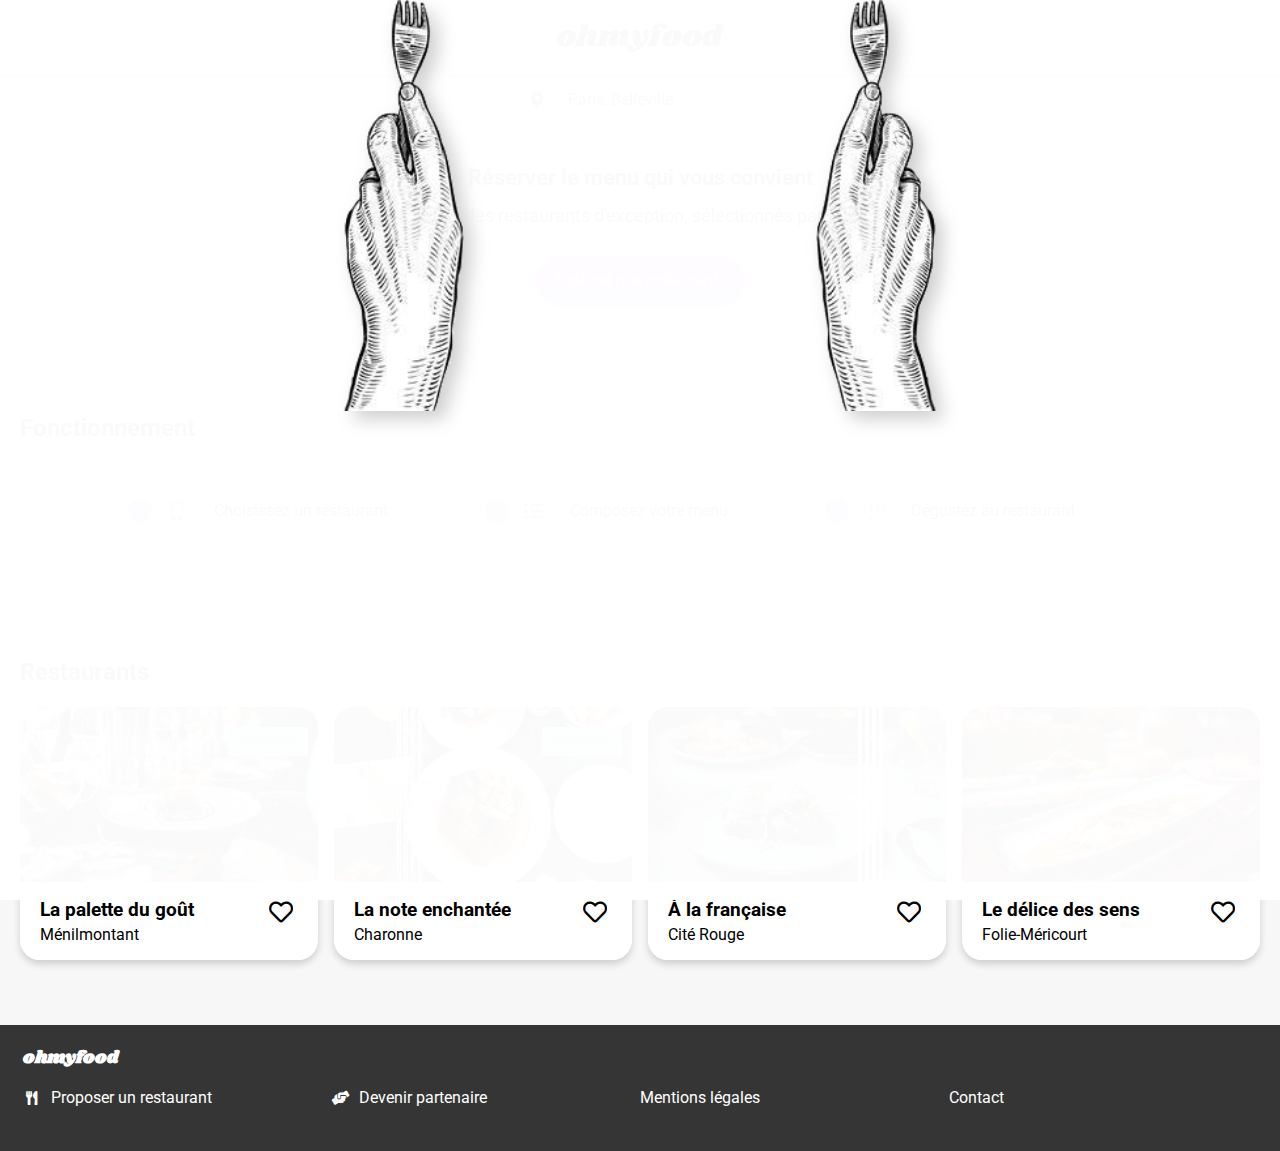
<file: index.html>
<!DOCTYPE html>
<html lang="en">
<head>
    <title>Ohmyfood</title>
    <meta charset="UTF-8">
    <meta name= "viewport" content="width=device-width, initial-scale=1.0, user-scalable=no">
    <meta name= "author" content="Stéphane CAU">
    <meta name= "description" content="Grâce à OhMyFood, réservez le menu qui vous convient dans des restaurants d'exception, 
    sélectionnés par nos soins dans la ville de votre choix !!!">
    <link rel="stylesheet" href="css/normalize.css">
    <link rel="preconnect" href="https://fonts.googleapis.com">
    <link rel="preconnect" href="https://fonts.gstatic.com" crossorigin>
    <link href="https://fonts.googleapis.com/css2?family=Roboto:wght@400;700&family=Shrikhand&display=swap" rel="stylesheet">
    <link rel="stylesheet" href="https://cdnjs.cloudflare.com/ajax/libs/font-awesome/5.15.4/css/all.min.css" integrity="sha512-1ycn6IcaQQ40/MKBW2W4Rhis/DbILU74C1vSrLJxCq57o941Ym01SwNsOMqvEBFlcgUa6xLiPY/NS5R+E6ztJQ==" crossorigin="anonymous" referrerpolicy="no-referrer" />
    <link rel="stylesheet" href="css/style.css">
</head>
<body>
    <div id="bloc-page"> <!-- div for the page size max 1920px -->
        <!-- Creation of the header with logo and nav menu -->
        <header class="header">
            <img src="images/ohmyfood.png" alt="Logo de ohmyfood" class="header__logo" /> <!-- Logo -->
            <nav class="nav nav--disable"> <!-- Navigation menu -->
                <a href="index.html" class="nav-link">
                    <i class="fas fa-arrow-left nav-link__icon nav-link__icon--display"></i>
                    <span class="nav-link__texte nav-link__texte--display">Accueil</span>
                </a>
            </nav>
        </header>

        <!-- Section for Formulaire description -->
        <section class="city-section">
            <!-- Creation of the 'formulaire' section -->
            <form class="form" method="post" action="nothing">
                <label class="form__label" for="ville"><i class="fas fa-map-marker-alt"></i></label>
                <input type="search" name="ville" id="ville" placeholder="Paris, Belleville" class="form__input" />
            </form>
            <h1 id="acceuil"> <!-- id for specific police for h1 in 'acceuil' page -->
                Réserver le menu qui vous convient
            </h1>
            <p>
                Découvrer des restaurants d'exception, sélectionnés par nos soins
            </p>
            <a href="#s_resto" class="button">Explorer nos restaurants</a> <!-- link to anchor with button style -->
        </section>

        <!-- Creation of the 'Restaurant' section -->
        <section class="resto-section">
            <!-- Hébergement article -->
            <article class="resto-article" id="s_resto"> <!-- id for anchor to restaurant 'acceuil' page section -->
                <!-- Title for restaurant -->
                <h2>
                    Restaurants
                </h2>

                <!-- Restaurant container -->
                <div class="resto-container">
                    <!-- 1st card : La palette du goût -->
                    <a href="LaPaletteDuGout.html">
                        <figure class="resto-fig">
                            <!-- image -->
                            <img src="images/jay-wennington-N_Y88TWmGwA-unsplash.jpg" alt="Photo La palette du goût" />
                            <!-- legend -->
                            <figcaption class="resto-fig__caption">
                                <!-- Div for description -->
                                <div class="resto-fig__description">
                                    <!-- title of card -->
                                    <h3>
                                        La palette du goût
                                    </h3>
                                    <!-- text of card -->
                                    <p>
                                        Ménilmontant 
                                    </p>
                                </div>
                                <!-- Icons -->
                                <div class="resto-fig__heart jaime">
                                    <i class="far fa-heart"></i>
                                    <i class="fas fa-heart"></i>
                                    <div class="jaime__voile jaime__voile--background"></div> <!-- specific div for 'jaime' animation -->
                                    <div class="jaime__vague jaime__vague--background"> <!-- specific div for 'jaime' animation -->
                                        <div></div><div></div><div></div><div></div><div></div><div></div>
                                    </div>
                                </div>
                            </figcaption>
                        </figure>
                        <p class="new new--enable">Nouveau</p> <!-- Paragraph for 'new restaurant' cards -->
                    </a>

                    <!-- 2nd card : La note enchantée -->
                    <a href="LaNoteEnchantee.html">
                        <figure class="resto-fig">
                            <!-- image -->
                            <img src="images/stil-u2Lp8tXIcjw-unsplash.jpg" alt="Photo La note enchantée" />
                            <!-- legend -->
                            <figcaption class="resto-fig__caption">
                                <!-- Div for description -->
                                <div class="resto-fig__description">
                                    <!-- title of card -->
                                    <h3>
                                        La note enchantée
                                    </h3>
                                    <!-- text of card -->
                                    <p>
                                        Charonne
                                    </p>
                                </div>
                                <!-- Icons -->
                                <div class="resto-fig__heart jaime">
                                    <i class="far fa-heart"></i>
                                    <i class="fas fa-heart"></i>
                                    <div class="jaime__voile jaime__voile--background"></div> <!-- specific div for 'jaime' animation -->
                                    <div class="jaime__vague jaime__vague--background"> <!-- specific div for 'jaime' animation -->
                                        <div></div><div></div><div></div><div></div><div></div><div></div>
                                    </div>
                                </div>
                            </figcaption>
                        </figure>
                        <p class="new new--enable">Nouveau</p> <!-- Paragraph for 'new restaurant' cards -->
                    </a>

                    <!-- 3rd card : À la française -->
                    <a href="ALaFrancaise.html">
                        <figure class="resto-fig">
                            <!-- image -->
                            <img src="images/toa-heftiba-DQKerTsQwi0-unsplash.jpg" alt="Photo À la française" />
                            <!-- legend -->
                            <figcaption class="resto-fig__caption">
                                <!-- Div for description -->
                                <div class="resto-fig__description">
                                    <!-- title of card -->
                                    <h3>
                                        À la française
                                    </h3>
                                    <!-- text of card -->
                                    <p>
                                        Cité Rouge
                                    </p>
                                </div>
                                <!-- Icons -->
                                <div class="resto-fig__heart jaime">
                                    <i class="far fa-heart"></i>
                                    <i class="fas fa-heart"></i>
                                    <div class="jaime__voile jaime__voile--background"></div> <!-- specific div for 'jaime' animation -->
                                    <div class="jaime__vague jaime__vague--background"> <!-- specific div for 'jaime' animation -->
                                        <div></div><div></div><div></div><div></div><div></div><div></div>
                                    </div>
                                </div>
                            </figcaption>
                        </figure>
                        <p class="new new--disable">Nouveau</p> <!-- Paragraph for 'new restaurant' cards -->
                    </a>

                    <!-- 4th card : Le délice des sens -->
                    <a href="LeDeliceDesSens.html">
                        <figure class="resto-fig">
                            <!-- image -->
                            <img src="images/louis-hansel-shotsoflouis-qNBGVyOCY8Q-unsplash.jpg" alt="Photo Le délice des sens" />
                            <!-- legend -->
                            <figcaption class="resto-fig__caption">
                                <!-- Div for description -->
                                <div class="resto-fig__description">
                                    <!-- title of card -->
                                    <h3>
                                        Le délice des sens
                                    </h3>
                                    <!-- text of card -->
                                    <p>
                                        Folie-Méricourt
                                    </p>
                                </div>
                                <!-- Icons -->
                                <div class="resto-fig__heart jaime">
                                    <i class="far fa-heart"></i>
                                    <i class="fas fa-heart"></i>
                                    <div class="jaime__voile jaime__voile--background"></div> <!-- specific div for 'jaime' animation -->
                                    <div class="jaime__vague jaime__vague--background"> <!-- specific div for 'jaime' animation -->
                                        <div></div><div></div><div></div><div></div><div></div><div></div>
                                    </div>
                                </div>
                            </figcaption>
                        </figure>
                        <p class="new new--disable">Nouveau</p> <!-- Paragraph for 'new restaurant' cards -->
                    </a>
                </div>
            </article>

            <!-- aside -->
            <aside class="resto-aside">
                <!-- aside title -->
                <h2>
                    Fonctionnement
                </h2>
                <!-- list -->
                <ul class="fonction-list">
                    <li class="fonction-list__texte">
                        <span class="fonction-list__number">1</span>
                        <i class="fas fa-mobile-alt fa-fw fonction-list__icon"></i>
                        <span>Choisissez un restaurant</span>
                    </li>
                    <li class="fonction-list__texte">
                        <span class="fonction-list__number">2</span>
                        <i class="fas fa-list fa-fw fonction-list__icon"></i>
                        <span>Composez votre menu</span>
                    </li>
                    <li class="fonction-list__texte fonction-list__texte--selected">
                        <span class="fonction-list__number">3</span>
                        <i class="fas fa-store fa-fw fonction-list__icon fonction-list__icon--selected"></i>
                        <span>Dégustez au restaurant</span>
                    </li>
                </ul>
            </aside>
        </section>

        <!-- Creation of the Footer -->
        <footer class="footer">
            <h2>ohmyfood</h2>
            <ul class="footer-list">
                <li><a class="footer-list__link" href="#"><i class="fas fa-utensils fa-fw"></i>Proposer un restaurant</a></li>
                <li><a class="footer-list__link" href="#"><i class="fas fa-hands-helping fa-fw"></i>Devenir partenaire</a></li>
                <li><a class="footer-list__link" href="#">Mentions légales</a></li>
                <li><a class="footer-list__link" href="mailto:contact@ohmyfood.com?subject=Renseignement(s)&body=Votre&nbsp;message&nbsp;ici">Contact</a></li>
            </ul>
        </footer>
    </div>
    <div class="loading-spinner"> <!-- specific div for 'loading spinner' animation -->
        <div></div><div></div><div></div><div></div><div></div><div></div>
        <div></div><div></div><div></div><div></div><div></div><div></div>
        <div></div><div></div><div></div><div></div><div></div>
        <div class="left_hand"><img src="images/hand_left.png" alt="left hand" /></div>
        <div class="right_hand"><img src="images/hand_right.png" alt="right hand" /></div>
    </div>
</body>
</html>
</file>
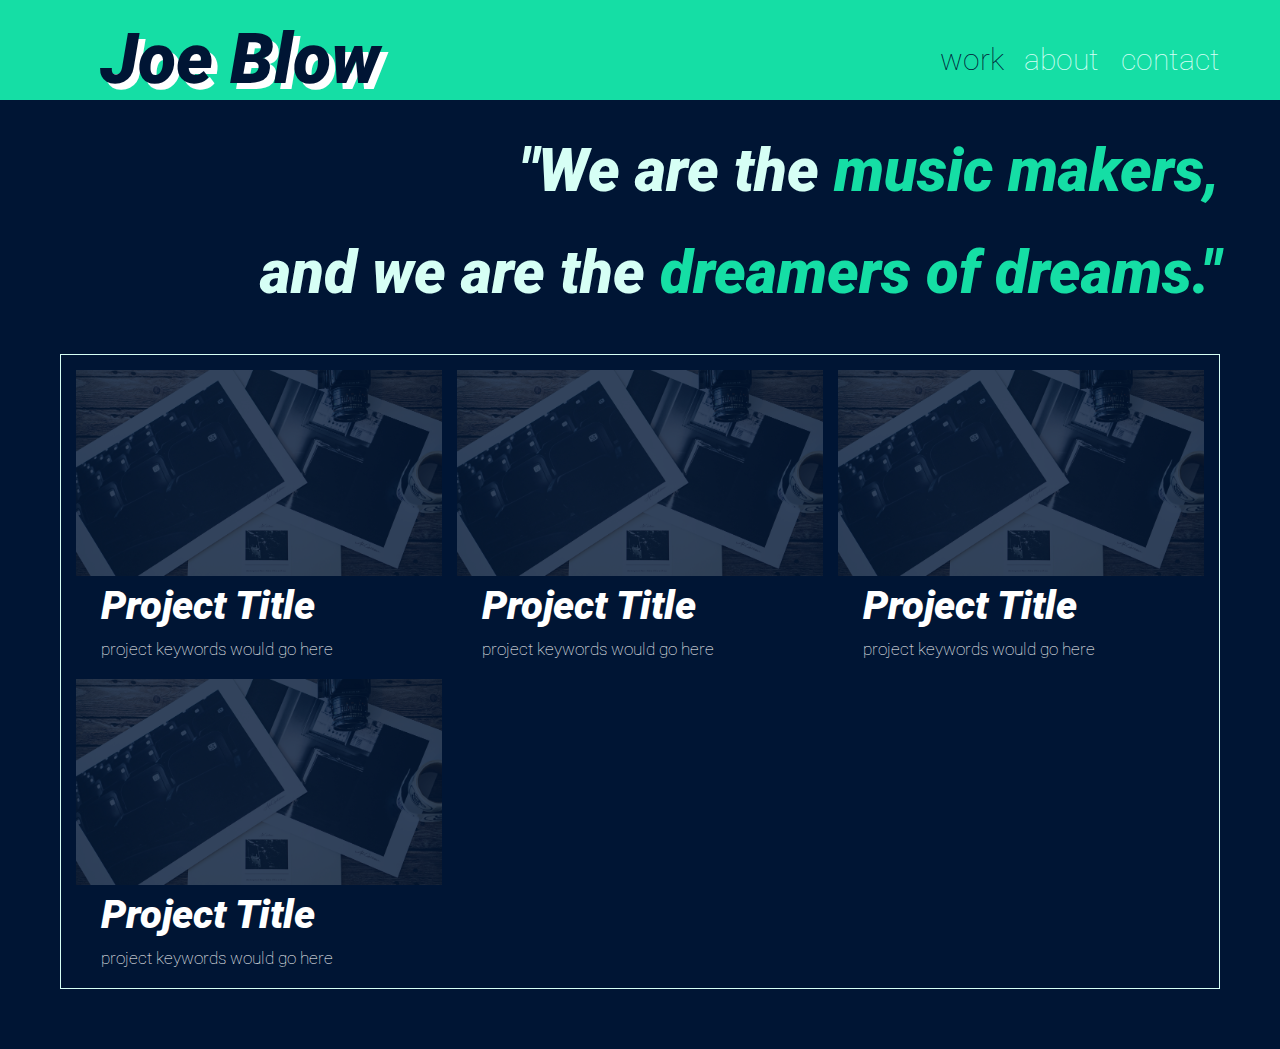
<file: cours-sass/index.html>
<!DOCTYPE html>
<html lang="en">
<head>
    <meta charset="UTF-8">
    <meta name="viewport" content="width=device-width, initial-scale=1.0">
    <meta http-equiv="X-UA-Compatible" content="ie=edge">
    <link href="https://fonts.googleapis.com/css?family=Roboto:100,900i" rel="stylesheet">
    <link rel="stylesheet" href="public/css/style.css">
    <title>Joe Blow's Portfolio</title>
</head>
<body>

    <header class="header">
        <h1 class="header__logo">
            Joe Blow
        </h1>
        <nav class="nav">
            <ul>
                <li class="nav__link nav__link--active">work</li>
                <li class="nav__link"> <a href="about.html">about</a> </li>
                <li class="nav__link"> <a href="contact.html">contact</a> </li>
            </ul>

        </nav>
    </header>

    <section class="quote">
        "We are the <strong>music makers,</strong>
        <br/>
        and we are the <strong>dreamers of dreams."</strong>
    </section>
    
    <main class="container">
        <div class="proj-grid">
            <section class="proj-prev" onclick="location.href='project.html'" >
                <div class="proj-prev__image">
                        <img src="public/img/photography_1280w.jpg" srcset="
                        public/img/photography_3000w.jpg 3000w,
                        public/img/photography_1920w.jpg 1920w,
                        public/img/photography_0864w.jpg 864w,
                        public/img/photography_0640w.jpg 640w,
                        public/img/photography_0640w.jpg 640w,
                        public/img/photography_0420w.jpg 420w
                    " alt="project title goes here" >
                </div>
                <h1 class="proj-prev__heading">
                    Project Title
                </h1>
                <p class="proj-prev__byline">
                    project keywords would go here
                </p>
            </section>
            <section class="proj-prev">
                <div class="proj-prev__image">
                        <img src="public/img/photography_1280w.jpg" srcset="
                        public/img/photography_3000w.jpg 3000w,
                        public/img/photography_1920w.jpg 1920w,
                        public/img/photography_0864w.jpg 864w,
                        public/img/photography_0640w.jpg 640w,
                        public/img/photography_0640w.jpg 640w,
                        public/img/photography_0420w.jpg 420w
                    " alt="project title goes here" >
                </div>
                <h1 class="proj-prev__heading">
                    Project Title
                </h1>
                <p class="proj-prev__byline">
                    project keywords would go here
                </p>
            </section>
            <section class="proj-prev">
                    <div class="proj-prev__image">
                            <img src="public/img/photography_1280w.jpg" srcset="
                            public/img/photography_3000w.jpg 3000w,
                            public/img/photography_1920w.jpg 1920w,
                            public/img/photography_0864w.jpg 864w,
                            public/img/photography_0640w.jpg 640w,
                            public/img/photography_0640w.jpg 640w,
                            public/img/photography_0420w.jpg 420w
                        " alt="project title goes here" >
                    </div>
                    <h1 class="proj-prev__heading">
                        Project Title
                    </h1>
                    <p class="proj-prev__byline">
                        project keywords would go here
                    </p>
                </section>            <section class="proj-prev">
                        <div class="proj-prev__image">
                                <img src="public/img/photography_1280w.jpg" srcset="
                                public/img/photography_3000w.jpg 3000w,
                                public/img/photography_1920w.jpg 1920w,
                                public/img/photography_0864w.jpg 864w,
                                public/img/photography_0640w.jpg 640w,
                                public/img/photography_0640w.jpg 640w,
                                public/img/photography_0420w.jpg 420w
                            " alt="project title goes here" >
                        </div>
                        <h1 class="proj-prev__heading">
                            Project Title
                        </h1>
                        <p class="proj-prev__byline">
                            project keywords would go here
                        </p>
                    </section>
        </div>
        
    </main>

</body>
</html>
</file>
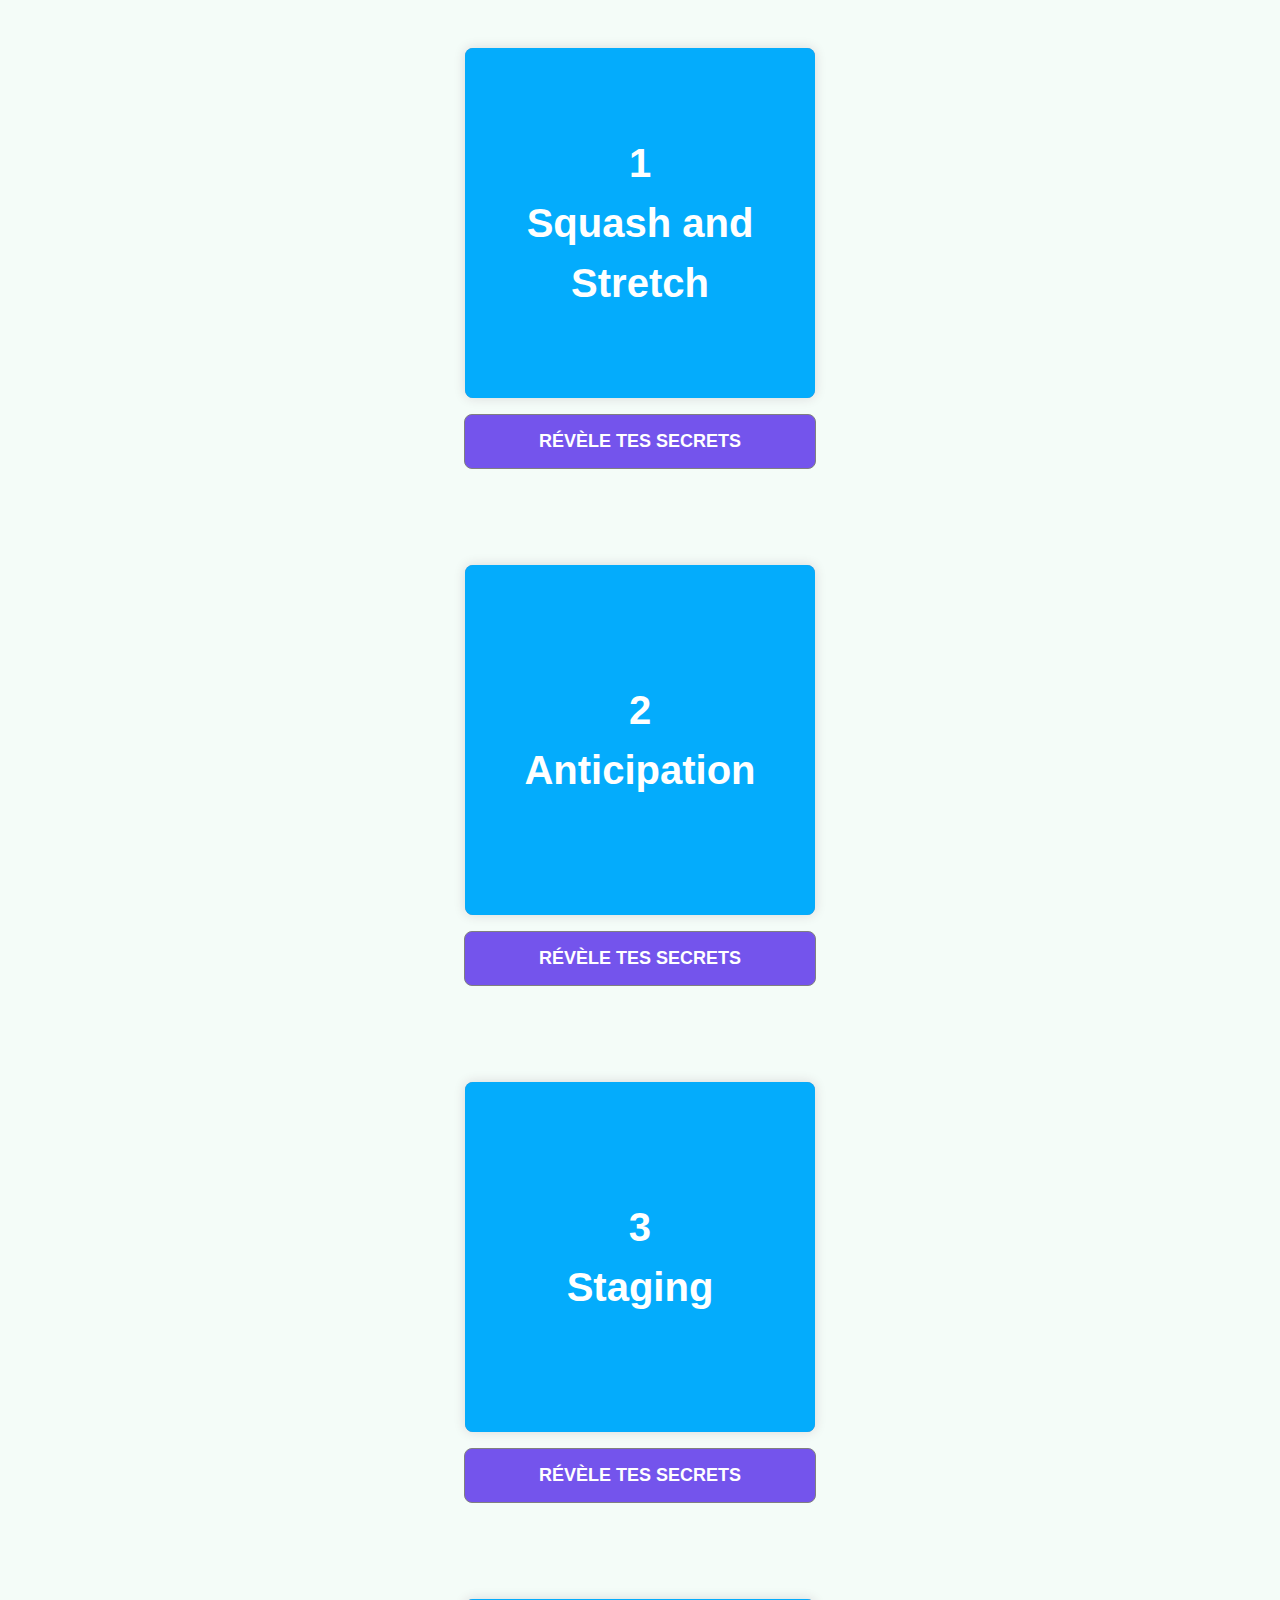
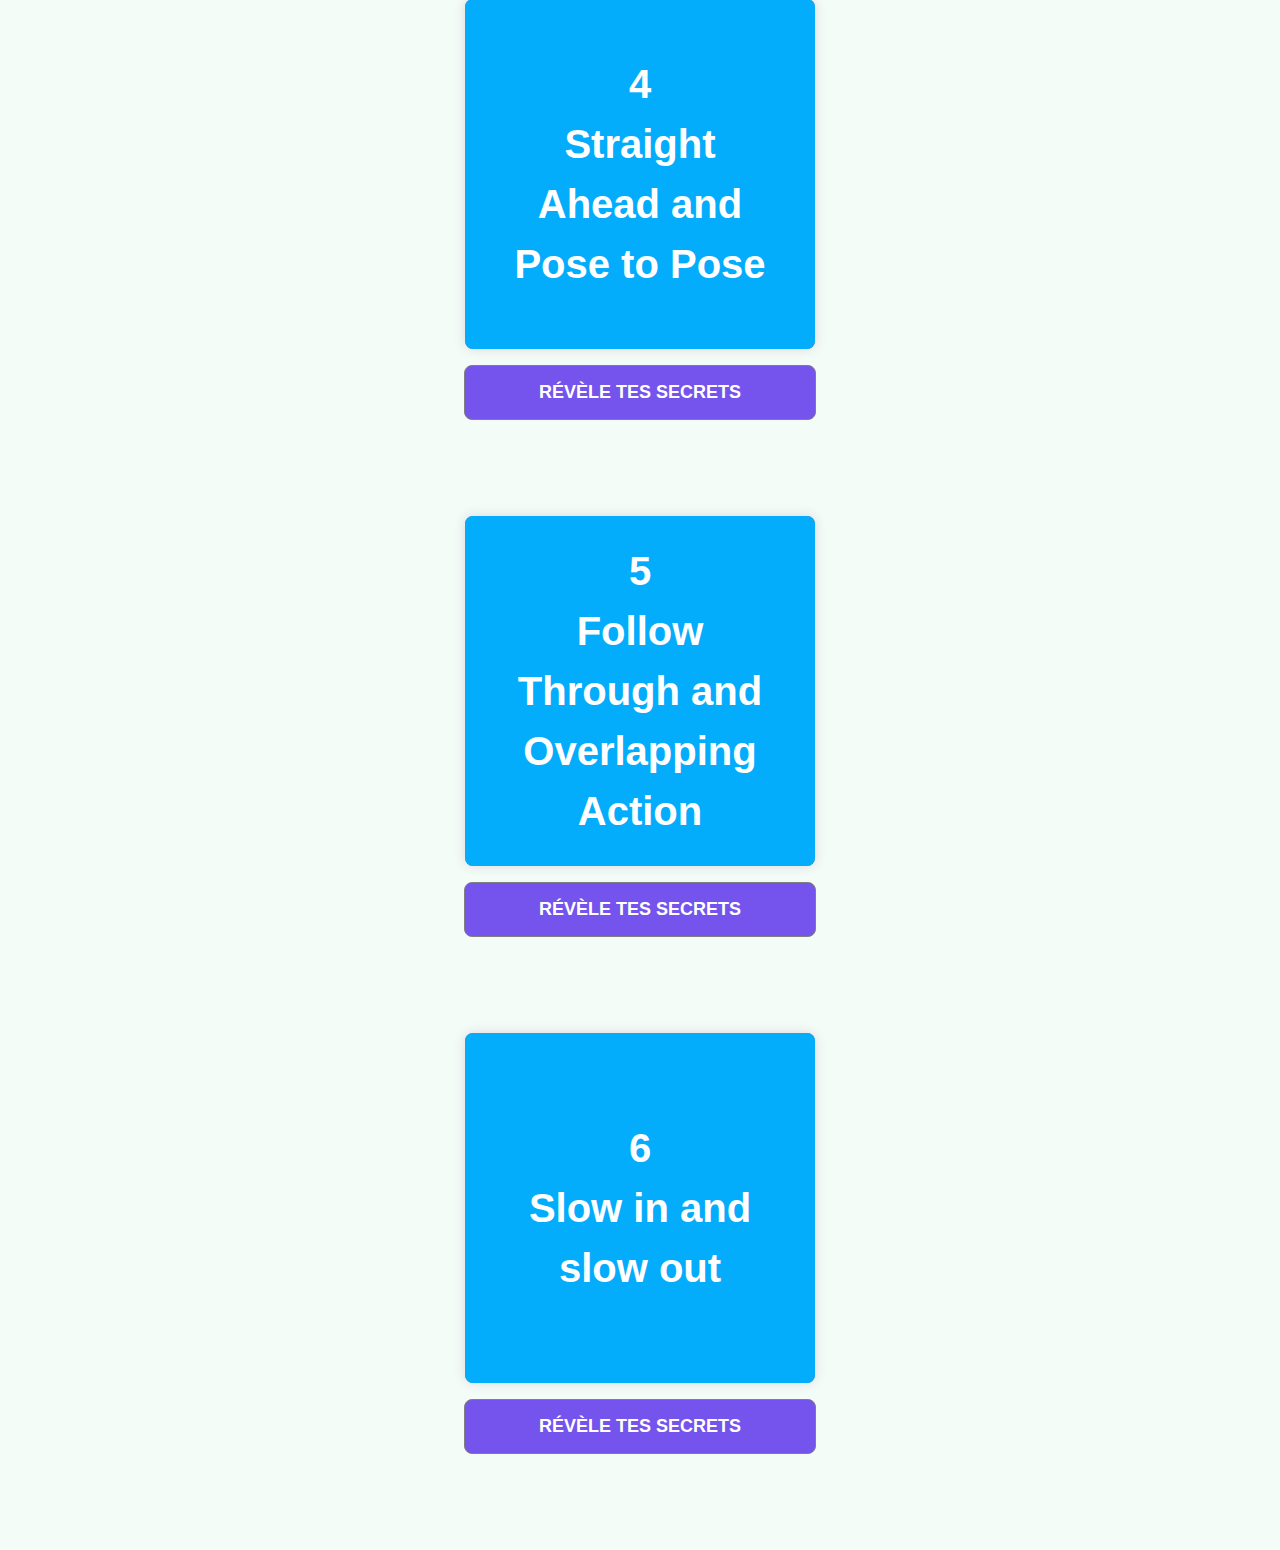
<file: openclassrooms_css-animations-master/part-2-activity/index.html>
<html lang="en">
	<head>
		<meta charset="UTF-8" />
		<meta name="viewport" content="width=device-width, initial-scale=1.0" />
		<meta http-equiv="X-UA-Compatible" content="ie=edge" />
		<link rel="stylesheet" href="css/style.css" />
		<title>Animations CSS Activité 1</title>
	</head>
	<body>
		<div class="flashcard principal-1">
			<div class="btn">Révèle tes secrets</div>
			<div class="card">
				<div class="card__back">
					<p>
						Ce principe permet de donner de la masse à un objet, en l’étirant
						quand il accélère, puis en l’applatissant et en l'élargissant quand
						il ralentit.
					</p>
				</div>
				<div class="card__front">
					<h1>1<br />Squash and Stretch</h1>
				</div>
			</div>
		</div>
		<div class="flashcard principal-2">
			<div class="btn">Révèle tes secrets</div>
			<div class="card">
				<div class="card__back">
					<p>
						Le principe de l’anticipation permet de préparer l'audience (ici,
						l'utilisateur) à une action à venir, lui donnant ainsi plus
						d'impact. Les personnages animés ont besoin de mouvements
						préliminaires pour donner de la force à leurs actions. À l'inverse,
						un mouvement sans anticipation paraîtra lisse et artificiel.
					</p>
				</div>
				<div class="card__front">
					<h1>2<br />Anticipation</h1>
				</div>
			</div>
		</div>
		<div class="flashcard principal-3">
			<div class="btn">Révèle tes secrets</div>
			<div class="card">
				<div class="card__back">
					<p>
						La mise en scène, dans le contexte de l’animation, désigne la
						composition. Il s’agit de guider les yeux des utilisateurs, vers les
						parties importantes de l’écran par l’utilisation de mouvements.
					</p>
				</div>
				<div class="card__front">
					<h1>3<br />Staging</h1>
				</div>
			</div>
		</div>
		<div class="flashcard principal-4">
			<div class="btn">Révèle tes secrets</div>
			<div class="card">
				<div class="card__back">
					<p>
						Straight Ahead et Pose to Pose sont deux différentes techniques qui
						permettent de créer des animations traditionnelles qui ne
						s’appliquent pas vraiment à l’animation web. Cependant, en CSS, il
						existe aussi deux différentes méthodes d’animation : les transitions
						et les keyframes,
					</p>
				</div>
				<div class="card__front">
					<h1>4<br />Straight Ahead and Pose to Pose</h1>
				</div>
			</div>
		</div>
		<div class="flashcard principal-5">
			<div class="btn">Révèle tes secrets</div>
			<div class="card">
				<div class="card__back">
					<p>
						Dans le monde réel, la masse et la densité des objets n’est pas
						uniforme, ils accélèrent et décélèrent donc à des vitesses
						différentes. Imaginez que vous êtes dans une voiture et que votre
						tête est plaquée à l’appui-tête lors de l’accélération, ou qu’elle
						est balancée vers l’avant quand le conducteur pile.
					</p>
				</div>
				<div class="card__front">
					<h1>5<br />Follow Through and Overlapping Action</h1>
				</div>
			</div>
		</div>
		<div class="flashcard principal-6">
			<div class="btn">Révèle tes secrets</div>
			<div class="card">
				<div class="card__back">
					<p>
						Aussi connu comme "ease-in" et "ease-out" ce principe est basé sur
						le fait que les objets ne démarrent pas et ne s’arrêtent pas
						instantanément. Ils accélèrent et décélèrent. Slow in fait référence
						à l’accélération d’un objet, et slow out à la décélération.
					</p>
				</div>
				<div class="card__front">
					<h1>6<br />Slow in and slow out</h1>
				</div>
			</div>
		</div>
	</body>
</html>

<!--
  Voici les principes suivants si vous voulez les utiliser pour créer d'autres cartes : 

  Principal 7: Arc
  Description: La nature ne crée pas de lignes droites, 
  et les mouvements naturels ne font pas exception à la règle. 

  Principal 8: Secondary Action
  Description: Ajouter des animations pour séparer différentes parties d’une scène 
  peut aider à accentuer ou renforcer les principaux éléments d’une animation.


  Principal 9: Timing
  Description: Les objets doivent se déplacer à des vitesse crédible par rapport à 
  leur taille et à leur masse. Un semi-remorque accélère et décélère plus lentement 
  et de manière plus homogène qu’une Ferrari, qui peut accélérer en un clin d’oeil et 
  s’arrêter quasiment sur place. On contrôle le timing des objets par rapport à leurs tailles 
  relatives, ainsi que par la durée de l’animation.


  Principal 10: Exaggeration
  Description: Même si le but est bien de rendre les animations réalistes, trop pousser 
  ce réalisme peut résulter en un mouvement austère et fade. Aller un peu au-delà des 
  limites naturelles permet de donner un peu de caractère et de personnalité à une animation.

  Principal 11: Solid Drawing
  Description: Traditionnellement, ce principe fait référence à la façon de réaliser une scène 
  en représentant correctement la perspective. Pour nous, ce principe concerne la structure 
  du code de l’animation. Il est très important de comprendre les tenants et les aboutissants 
  des propriétés qu’on utilise, pour s’assurer que les animations correspondent au résultat souhaité. 

  Principal 12: Appeal
  Description: Pour rendre nos animations plus dynamiques, plus intéressantes, on peut y ajouter 
  quelques effets supplémentaires. Le centre de l’attention l’est parce qu’il attire tous les regards. 
  C’est l’attrait et le charisme qui attirent l’attention, et la conservent.


-->
</file>
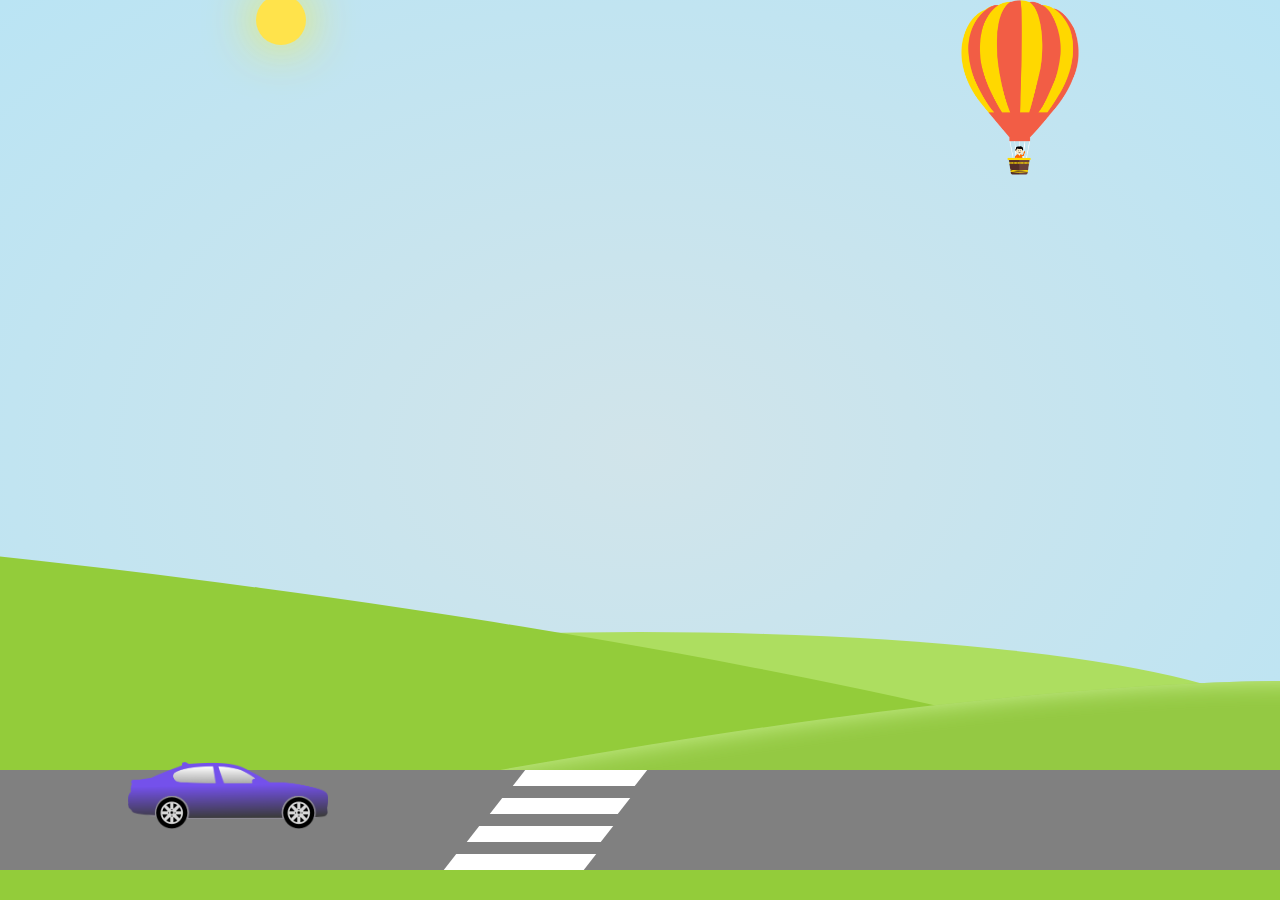
<file: openclassrooms_css-animations-master/part-3-activity/index.html>
<!DOCTYPE html>
<html lang="en">
<head>
  <meta charset="UTF-8">
  <meta name="viewport" content="width=device-width, initial-scale=1.0">
  <meta http-equiv="X-UA-Compatible" content="ie=edge">
  <link rel="stylesheet" type="text/css" href="css/style.css">
  <title>CSS Animation</title>
</head>
<body>
  <div class="container">
    <div class="sun"></div>
    <div class="balloon-container">
      <div class="balloon"></div>
    </div>
    <div class="road">
      <div class="crossing">
        <div class="line-1"></div>
        <div class="line-2"></div>
        <div class="line-3"></div>
        <div class="line-4"></div>
        <!-- <div class="line-5"></div> -->
      </div>
    </div>
    <div class="car">
      <div class="wheel back"></div>
      <div class="wheel front"></div>
    </div>  
    <div class="hill"></div>
</body>
</html>
</file>
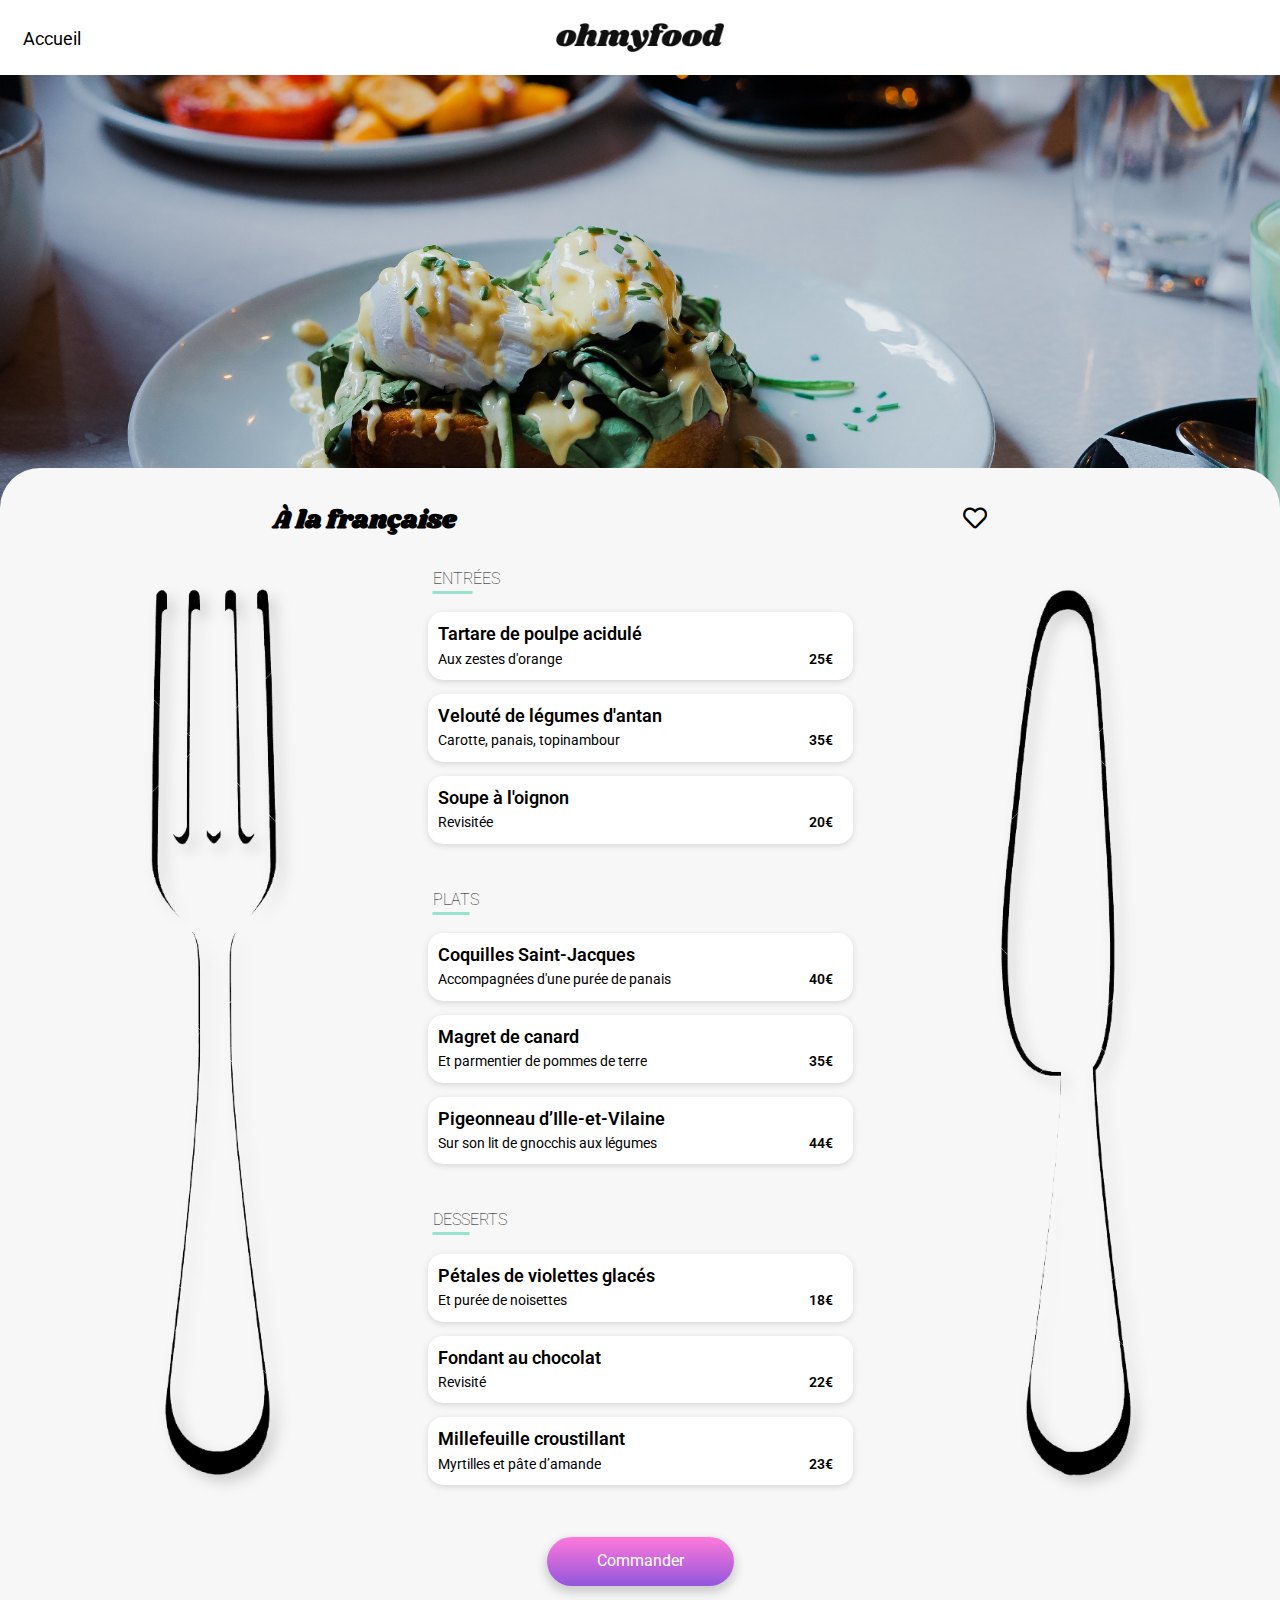
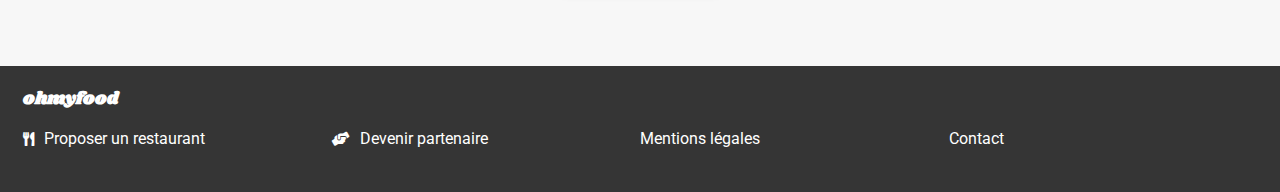
<file: ALaFrancaise.html>
<!DOCTYPE html>
<html lang="en">
<head>
    <title>Ohmyfood - À la française</title>
    <meta charset="UTF-8">
    <meta name= "viewport" content="width=device-width, initial-scale=1.0, user-scalable=no">
    <meta name= "author" content="Stéphane CAU">
    <meta name= "description" content="Grâce à OhMyFood, réservez le menu qui vous convient dans ce restaurant d'exception : À la française, 
    sélectionnés par nos soins !!!">
    <link rel="stylesheet" href="css/normalize.css">
    <link rel="preconnect" href="https://fonts.googleapis.com">
    <link rel="preconnect" href="https://fonts.gstatic.com" crossorigin>
    <link href="https://fonts.googleapis.com/css2?family=Roboto:wght@400;700&family=Shrikhand&display=swap" rel="stylesheet">
    <link rel="stylesheet" href="https://cdnjs.cloudflare.com/ajax/libs/font-awesome/5.15.4/css/all.min.css" integrity="sha512-1ycn6IcaQQ40/MKBW2W4Rhis/DbILU74C1vSrLJxCq57o941Ym01SwNsOMqvEBFlcgUa6xLiPY/NS5R+E6ztJQ==" crossorigin="anonymous" referrerpolicy="no-referrer" />
    <link rel="stylesheet" href="css/style.css">
</head>
<body>
    <div id="bloc-page"> <!-- div for the page size max 1920px -->
        <!-- Creation of the header with logo and nav menu -->
        <header class="header">
            <img src="images/ohmyfood.png" alt="Logo de ohmyfood" class="header__logo" /> <!-- Logo -->
            <nav class="nav nav--enable"> <!-- Navigation menu -->
                <a href="index.html" class="nav-link">
                    <i class="fas fa-arrow-left nav-link__icon nav-link__icon--display"></i>
                    <span class="nav-link__texte nav-link__texte--display">Accueil</span>
                </a>
            </nav>
        </header>

        <!-- Creation of the 'Menu' section -->
        <article class="menu-article">
            <!-- Menu figure -->
            <figure class="menu-fig">
                <!-- image -->
                <img src="images/toa-heftiba-DQKerTsQwi0-unsplash.jpg" alt="Photo À la française" />
                <!-- legend -->
                <figcaption class="menu-fig__caption">
                    <!-- Title for menu -->
                    <h1>
                        À la française
                    </h1>
                    <!-- Icons -->
                    <div class="menu-fig__heart jaime">
                        <i class="far fa-heart"></i>
                        <i class="fas fa-heart"></i>
                        <div class="jaime__voile"></div>
                        <div class="jaime__vague">
                            <div></div><div></div><div></div><div></div><div></div><div></div>
                        </div>
                    </div>
                </figcaption>
            </figure>

            <!-- Creation of the 'container' for illustration + menu -->
            <div class="container">
                <!-- Creation of 'illustration' for menu -->
                <div class="illustration-left">
                    <!-- image -->
                    <img src="images/fourchette.png" alt="fourchette" />
                </div>
                
                <!-- Creation of the 'formulaire' menu -->
                <div class="menu">
                    <!-- Section 1 for Menu - Entrées -->
                    <section class="menu-section1">
                        <!-- Title for menu -->
                        <h2>
                            <span class="souligne">entr</span>ées
                        </h2>
                        <div class="menu-fieldset1">
                            <!-- 1st Entrées -->
                            <div class="plat">
                                <div class="plat__description">
                                    <h3>
                                        Tartare de poulpe acidulé
                                    </h3>
                                    <p>Aux zestes d'orange</p>
                                </div>
                                <p class="plat__prix">25€</p>
                                <div class="plat__icon--animationTranslate">
                                    <div class="plat__icon">
                                        <i class="fas fa-check-circle plat__icon--animationRotate"></i>
                                    </div>
                                </div>
                            </div>
                            <!-- 2nd Entrées -->
                            <div class="plat">
                                <div class="plat__description">
                                    <h3>
                                        Velouté de légumes d'antan
                                    </h3>
                                    <p>Carotte, panais, topinambour</p>
                                </div>
                                <p class="plat__prix">35€</p>
                                <div class="plat__icon--animationTranslate">
                                    <div class="plat__icon">
                                        <i class="fas fa-check-circle plat__icon--animationRotate"></i>
                                    </div>
                                </div>
                            </div>
                            <!-- 3rd Entrées -->
                            <div class="plat">
                                <div class="plat__description">
                                    <h3>
                                        Soupe à l'oignon
                                    </h3>
                                    <p>Revisitée</p>
                                </div>
                                <p class="plat__prix">20€</p>
                                <div class="plat__icon--animationTranslate">
                                    <div class="plat__icon">
                                        <i class="fas fa-check-circle plat__icon--animationRotate"></i>
                                    </div>
                                </div>
                            </div>
                        </div>
                    </section>

                    <!-- Section 2 for Menu - Plats -->
                    <section class="menu-section2">
                        <!-- Title for menu -->
                        <h2>
                            <span class="souligne">plat</span>s
                        </h2>
                        <div class="menu-fieldset2">
                            <!-- 1st Plats -->
                            <div class="plat">
                                <div class="plat__description">
                                    <h3>
                                        Coquilles Saint-Jacques
                                    </h3>
                                    <p>Accompagnées d'une purée de panais</p>
                                </div>
                                <p class="plat__prix">40€</p>
                                <div class="plat__icon--animationTranslate">
                                    <div class="plat__icon">
                                        <i class="fas fa-check-circle plat__icon--animationRotate"></i>
                                    </div>
                                </div>
                            </div>
                            <!-- 2nd Plats -->
                            <div class="plat">
                                <div class="plat__description">
                                    <h3>
                                        Magret de canard
                                    </h3>
                                    <p>Et parmentier de pommes de terre</p>
                                </div>
                                <p class="plat__prix">35€</p>
                                <div class="plat__icon--animationTranslate">
                                    <div class="plat__icon">
                                        <i class="fas fa-check-circle plat__icon--animationRotate"></i>
                                    </div>
                                </div>
                            </div>
                            <!-- 3rd Plats -->
                            <div class="plat">
                                <div class="plat__description">
                                    <h3>
                                        Pigeonneau d’Ille-et-Vilaine
                                    </h3>
                                    <p>Sur son lit de gnocchis aux légumes</p>
                                </div>
                                <p class="plat__prix">44€</p>
                                <div class="plat__icon--animationTranslate">
                                    <div class="plat__icon">
                                        <i class="fas fa-check-circle plat__icon--animationRotate"></i>
                                    </div>
                                </div>
                            </div>
                        </div>
                    </section>

                    <!-- Section 3 for Menu - desserts -->
                    <section class="menu-section3">
                        <!-- Title for menu -->
                        <h2>
                            <span class="souligne">dess</span>erts
                        </h2>
                        <div class="menu-fieldset3">
                            <!-- 1st dessert -->
                            <div class="plat">
                                <div class="plat__description">
                                    <h3>
                                        Pétales de violettes glacés
                                    </h3>
                                    <p>Et purée de noisettes</p>
                                </div>
                                <p class="plat__prix">18€</p>
                                <div class="plat__icon--animationTranslate">
                                    <div class="plat__icon">
                                        <i class="fas fa-check-circle plat__icon--animationRotate"></i>
                                    </div>
                                </div>
                            </div>
                            <!-- 2nd desserts -->
                            <div class="plat">
                                <div class="plat__description">
                                    <h3>
                                        Fondant au chocolat
                                    </h3>
                                    <p>Revisité</p>
                                </div>
                                <p class="plat__prix">22€</p>
                                <div class="plat__icon--animationTranslate">
                                    <div class="plat__icon">
                                        <i class="fas fa-check-circle plat__icon--animationRotate"></i>
                                    </div>
                                </div>
                            </div>
                            <!-- 3rd desserts -->
                            <div class="plat">
                                <div class="plat__description">
                                    <h3>
                                        Millefeuille croustillant
                                    </h3>
                                    <p>Myrtilles et pâte d’amande</p>
                                </div>
                                <p class="plat__prix">23€</p>
                                <div class="plat__icon--animationTranslate">
                                    <div class="plat__icon">
                                        <i class="fas fa-check-circle plat__icon--animationRotate"></i>
                                    </div>
                                </div>
                            </div>
                        </div>
                    </section>

                    <!-- Button for form submitting -->
                    <button type="button" class="button button--commande" id="commande">Commander</button>
                </div>

                <!-- Creation of 'illustration' for menu -->
                <div class="illustration-right">
                    <!-- image -->
                    <img src="images/couteau.png" alt="couteau" />
                </div>
            </div>
        </article>

        <!-- Creation of the Footer -->
        <footer class="footer">
            <h2>ohmyfood</h2>
            <ul class="footer-list">
                <li><a class="footer-list__link" href="#"><i class="fas fa-utensils"></i>Proposer un restaurant</a></li>
                <li><a class="footer-list__link" href="#"><i class="fas fa-hands-helping"></i>Devenir partenaire</a></li>
                <li><a class="footer-list__link" href="#">Mentions légales</a></li>
                <li><a class="footer-list__link" href="mailto:contact@ohmyfood.com?subject=Renseignement(s)&body=Votre&nbsp;message&nbsp;ici">Contact</a></li>
            </ul>
        </footer>
    </div>
</body>
</html>
</file>
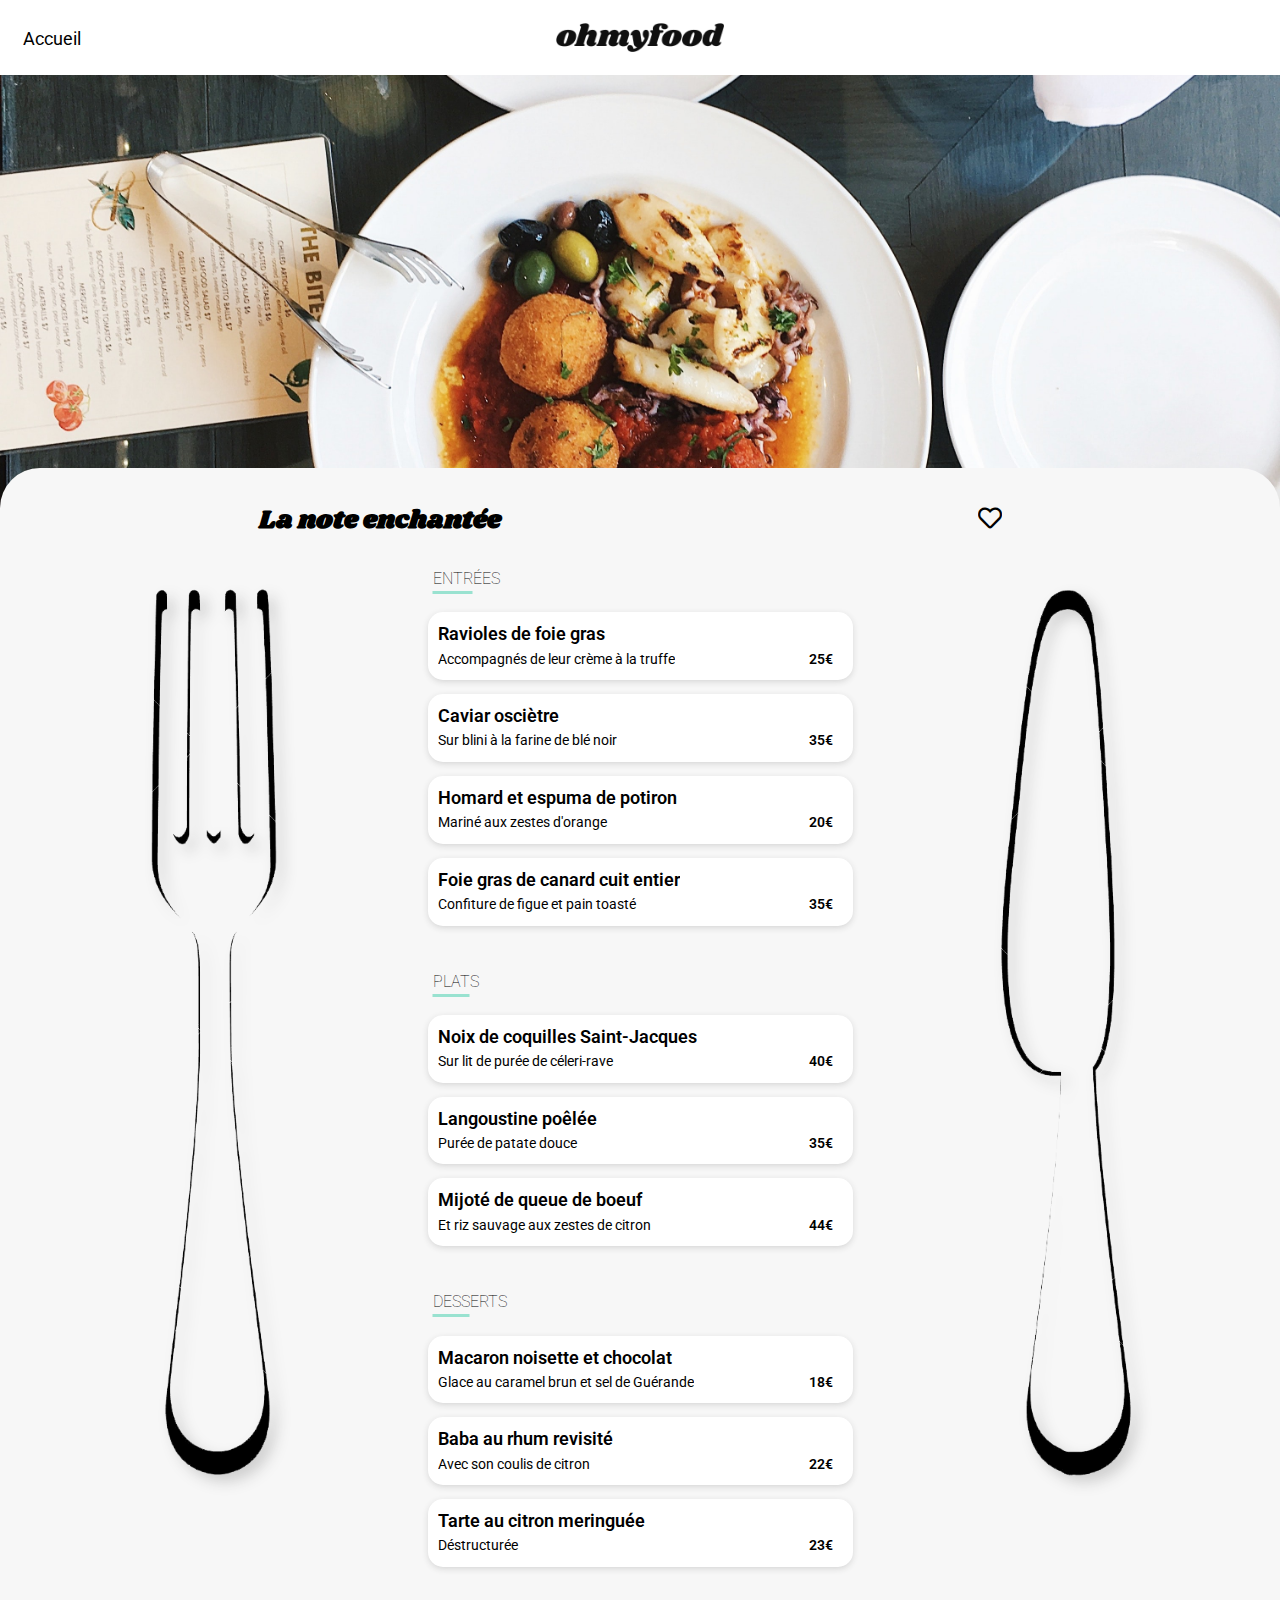
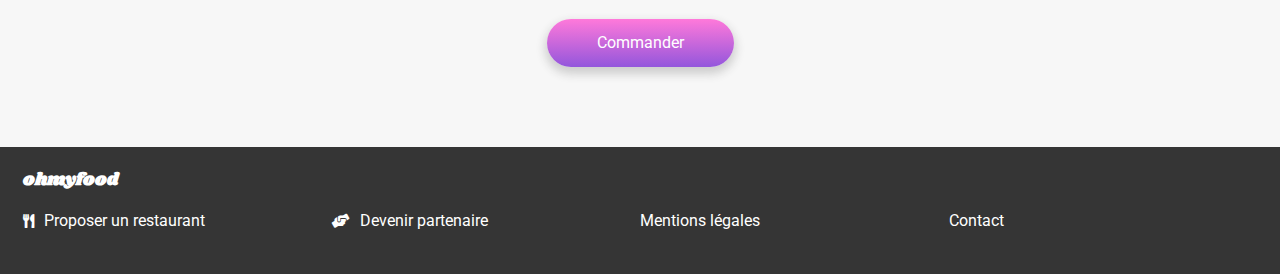
<file: LaNoteEnchantee.html>
<!DOCTYPE html>
<html lang="en">
<head>
    <title>Ohmyfood - La note enchantée</title>
    <meta charset="UTF-8">
    <meta name= "viewport" content="width=device-width, initial-scale=1.0, user-scalable=no">
    <meta name= "author" content="Stéphane CAU">
    <meta name= "description" content="Grâce à OhMyFood, réservez le menu qui vous convient dans ce restaurant d'exception : La note enchantée, 
    sélectionnés par nos soins !!!">
    <link rel="stylesheet" href="css/normalize.css">
    <link rel="preconnect" href="https://fonts.googleapis.com">
    <link rel="preconnect" href="https://fonts.gstatic.com" crossorigin>
    <link href="https://fonts.googleapis.com/css2?family=Roboto:wght@400;700&family=Shrikhand&display=swap" rel="stylesheet">
    <link rel="stylesheet" href="https://cdnjs.cloudflare.com/ajax/libs/font-awesome/5.15.4/css/all.min.css" integrity="sha512-1ycn6IcaQQ40/MKBW2W4Rhis/DbILU74C1vSrLJxCq57o941Ym01SwNsOMqvEBFlcgUa6xLiPY/NS5R+E6ztJQ==" crossorigin="anonymous" referrerpolicy="no-referrer" />
    <link rel="stylesheet" href="css/style.css">
</head>
<body>
    <div id="bloc-page"> <!-- div for the page size max 1920px -->
        <!-- Creation of the header with logo and nav menu -->
        <header class="header">
            <img src="images/ohmyfood.png" alt="Logo de ohmyfood" class="header__logo" /> <!-- Logo -->
            <nav class="nav nav--enable"> <!-- Navigation menu -->
                <a href="index.html" class="nav-link">
                    <i class="fas fa-arrow-left nav-link__icon nav-link__icon--display"></i>
                    <span class="nav-link__texte nav-link__texte--display">Accueil</span>
                </a>
            </nav>
        </header>

        <!-- Creation of the 'Menu' section -->
        <article class="menu-article">
            <!-- Menu figure -->
            <figure class="menu-fig">
                <!-- image -->
                <img src="images/stil-u2Lp8tXIcjw-unsplash.jpg" alt="Photo La note enchantée" class="rogne" />
                <!-- legend -->
                <figcaption class="menu-fig__caption">
                    <!-- Title for menu -->
                    <h1 class="menu-fig__title">
                        La note enchantée
                    </h1>
                    <!-- Icons -->
                    <div class="menu-fig__heart jaime">
                        <i class="far fa-heart"></i>
                        <i class="fas fa-heart"></i>
                        <div class="jaime__voile"></div>
                        <div class="jaime__vague">
                            <div></div><div></div><div></div><div></div><div></div><div></div>
                        </div>
                    </div>
                </figcaption>
            </figure>

            <!-- Creation of the 'container' for illustration + menu -->
            <div class="container">
                <!-- Creation of 'illustration' for menu -->
                <div class="illustration-left">
                    <!-- image -->
                    <img src="images/fourchette.png" alt="fourchette" />
                </div>
                
                <!-- Creation of the 'formulaire' menu -->
                <div class="menu">
                    <!-- Section 1 for Menu - Entrées -->
                    <section class="menu-section1">
                        <!-- Title for menu -->
                        <h2>
                            <span class="souligne">entr</span>ées
                        </h2>
                        <div class="menu-fieldset1">
                            <!-- 1st Entrées -->
                            <div class="plat">
                                <div class="plat__description">
                                    <h3>
                                        Ravioles de foie gras
                                    </h3>
                                    <p>Accompagnés de leur crème à la truffe</p>
                                </div>
                                <p class="plat__prix">25€</p>
                                <div class="plat__icon--animationTranslate">
                                    <div class="plat__icon">
                                        <i class="fas fa-check-circle plat__icon--animationRotate"></i>
                                    </div>
                                </div>
                            </div>
                            <!-- 2nd Entrées -->
                            <div class="plat">
                                <div class="plat__description">
                                    <h3>
                                        Caviar osciètre
                                    </h3>
                                    <p>Sur blini à la farine de blé noir</p>
                                </div>
                                <p class="plat__prix">35€</p>
                                <div class="plat__icon--animationTranslate">
                                    <div class="plat__icon">
                                        <i class="fas fa-check-circle plat__icon--animationRotate"></i>
                                    </div>
                                </div>
                            </div>
                            <!-- 3rd Entrées -->
                            <div class="plat">
                                <div class="plat__description">
                                    <h3>
                                        Homard et espuma de potiron
                                    </h3>
                                    <p>Mariné aux zestes d'orange</p>
                                </div>
                                <p class="plat__prix">20€</p>
                                <div class="plat__icon--animationTranslate">
                                    <div class="plat__icon">
                                        <i class="fas fa-check-circle plat__icon--animationRotate"></i>
                                    </div>
                                </div>
                            </div>
                            <!-- 4th Entrées -->
                            <div class="plat">
                                <div class="plat__description">
                                    <h3>
                                        Foie gras de canard cuit entier
                                    </h3>
                                    <p>Confiture de figue et pain toasté</p>
                                </div>
                                <p class="plat__prix">35€</p>
                                <div class="plat__icon--animationTranslate">
                                    <div class="plat__icon">
                                        <i class="fas fa-check-circle plat__icon--animationRotate"></i>
                                    </div>
                                </div>
                            </div>
                        </div>
                    </section>

                    <!-- Section 2 for Menu - Plats -->
                    <section class="menu-section2">
                        <!-- Title for menu -->
                        <h2>
                            <span class="souligne">plat</span>s
                        </h2>
                        <div class="menu-fieldset2">
                            <!-- 1st Plats -->
                            <div class="plat">
                                <div class="plat__description">
                                    <h3>
                                        Noix de coquilles Saint-Jacques
                                    </h3>
                                    <p>Sur lit de purée de céleri-rave</p>
                                </div>
                                <p class="plat__prix">40€</p>
                                <div class="plat__icon--animationTranslate">
                                    <div class="plat__icon">
                                        <i class="fas fa-check-circle plat__icon--animationRotate"></i>
                                    </div>
                                </div>
                            </div>
                            <!-- 2nd Plats -->
                            <div class="plat">
                                <div class="plat__description">
                                    <h3>
                                        Langoustine poêlée
                                    </h3>
                                    <p>Purée de patate douce</p>
                                </div>
                                <p class="plat__prix">35€</p>
                                <div class="plat__icon--animationTranslate">
                                    <div class="plat__icon">
                                        <i class="fas fa-check-circle plat__icon--animationRotate"></i>
                                    </div>
                                </div>
                            </div>
                            <!-- 3rd Plats -->
                            <div class="plat">
                                <div class="plat__description">
                                    <h3>
                                        Mijoté de queue de boeuf
                                    </h3>
                                    <p>Et riz sauvage aux zestes de citron</p>
                                </div>
                                <p class="plat__prix">44€</p>
                                <div class="plat__icon--animationTranslate">
                                    <div class="plat__icon">
                                        <i class="fas fa-check-circle plat__icon--animationRotate"></i>
                                    </div>
                                </div>
                            </div>
                        </div>
                    </section>

                    <!-- Section 3 for Menu - desserts -->
                    <section class="menu-section3">
                        <!-- Title for menu -->
                        <h2>
                            <span class="souligne">dess</span>erts
                        </h2>
                        <div class="menu-fieldset3">
                            <!-- 1st dessert -->
                            <div class="plat">
                                <div class="plat__description">
                                    <h3>
                                        Macaron noisette et chocolat
                                    </h3>
                                    <p>Glace au caramel brun et sel de Guérande</p>
                                </div>
                                <p class="plat__prix">18€</p>
                                <div class="plat__icon--animationTranslate">
                                    <div class="plat__icon">
                                        <i class="fas fa-check-circle plat__icon--animationRotate"></i>
                                    </div>
                                </div>
                            </div>
                            <!-- 2nd desserts -->
                            <div class="plat">
                                <div class="plat__description">
                                    <h3>
                                        Baba au rhum revisité
                                    </h3>
                                    <p>Avec son coulis de citron</p>
                                </div>
                                <p class="plat__prix">22€</p>
                                <div class="plat__icon--animationTranslate">
                                    <div class="plat__icon">
                                        <i class="fas fa-check-circle plat__icon--animationRotate"></i>
                                    </div>
                                </div>
                            </div>
                            <!-- 3rd desserts -->
                            <div class="plat">
                                <div class="plat__description">
                                    <h3>
                                        Tarte au citron meringuée
                                    </h3>
                                    <p>Déstructurée</p>
                                </div>
                                <p class="plat__prix">23€</p>
                                <div class="plat__icon--animationTranslate">
                                    <div class="plat__icon">
                                        <i class="fas fa-check-circle plat__icon--animationRotate"></i>
                                    </div>
                                </div>
                            </div>
                        </div>
                    </section>

                    <!-- Button for form submitting -->
                    <button type="button" class="button button--commande" id="commande">Commander</button>
                </div>

                <!-- Creation of 'illustration' for menu -->
                <div class="illustration-right">
                    <!-- image -->
                    <img src="images/couteau.png" alt="couteau" />
                </div>
            </div>
        </article>

        <!-- Creation of the Footer -->
        <footer class="footer">
            <h2>ohmyfood</h2>
            <ul class="footer-list">
                <li><a class="footer-list__link" href="#"><i class="fas fa-utensils"></i>Proposer un restaurant</a></li>
                <li><a class="footer-list__link" href="#"><i class="fas fa-hands-helping"></i>Devenir partenaire</a></li>
                <li><a class="footer-list__link" href="#">Mentions légales</a></li>
                <li><a class="footer-list__link" href="mailto:contact@ohmyfood.com?subject=Renseignement(s)&body=Votre&nbsp;message&nbsp;ici">Contact</a></li>
            </ul>
        </footer>
    </div>
</body>
</html>
</file>
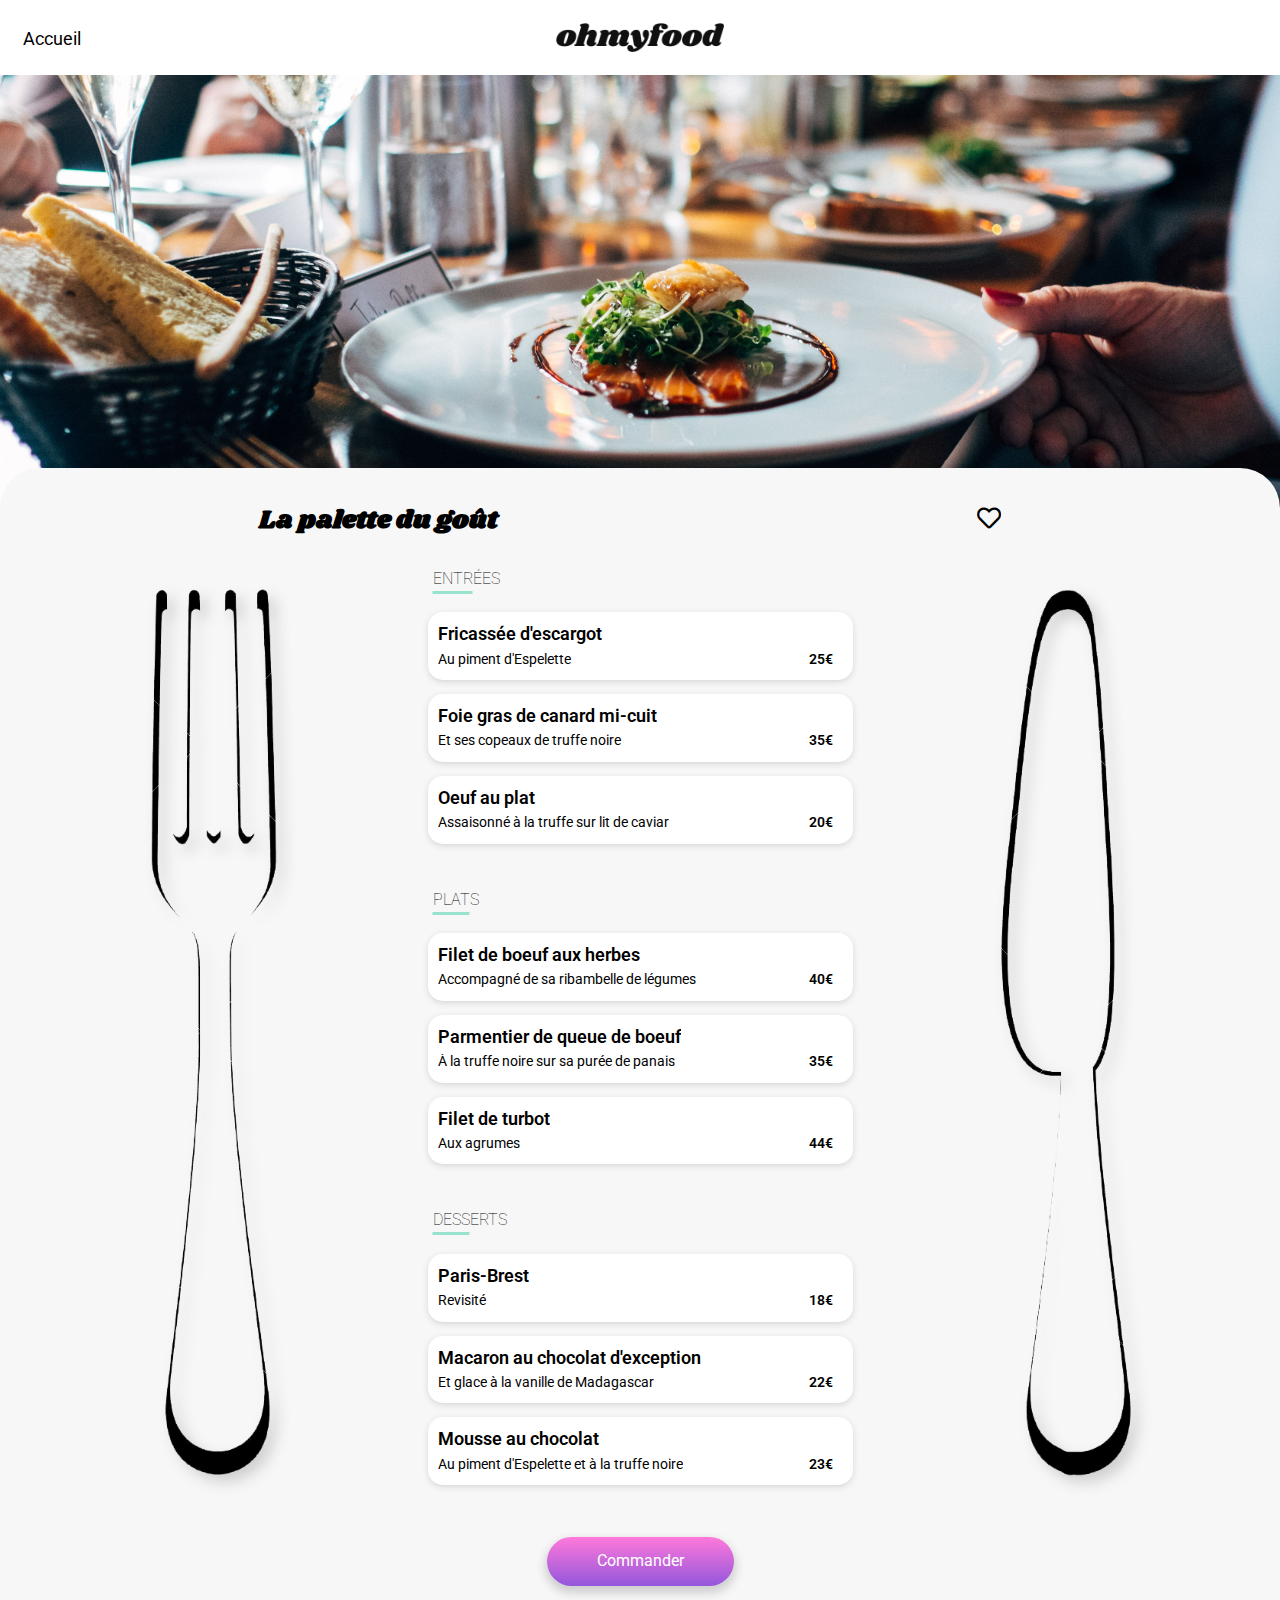
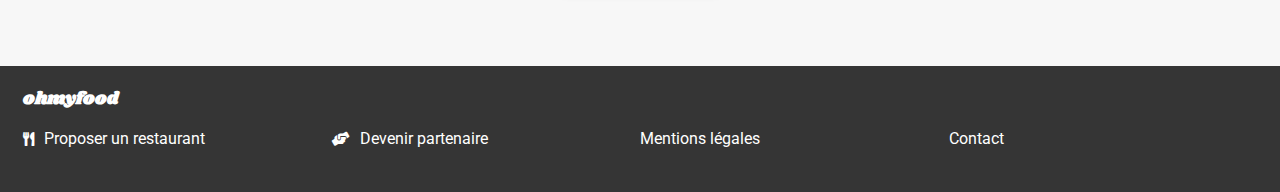
<file: LaPaletteDuGout.html>
<!DOCTYPE html>
<html lang="en">
<head>
    <title>Ohmyfood - La palette du goût</title>
    <meta charset="UTF-8">
    <meta name= "viewport" content="width=device-width, initial-scale=1.0, user-scalable=no">
    <meta name= "author" content="Stéphane CAU">
    <meta name= "description" content="Grâce à OhMyFood, réservez le menu qui vous convient dans ce restaurant d'exception : La palette du goût, 
    sélectionnés par nos soins !!!">
    <link rel="stylesheet" href="css/normalize.css">
    <link rel="preconnect" href="https://fonts.googleapis.com">
    <link rel="preconnect" href="https://fonts.gstatic.com" crossorigin>
    <link href="https://fonts.googleapis.com/css2?family=Roboto:wght@400;700&family=Shrikhand&display=swap" rel="stylesheet">
    <link rel="stylesheet" href="https://cdnjs.cloudflare.com/ajax/libs/font-awesome/5.15.4/css/all.min.css" integrity="sha512-1ycn6IcaQQ40/MKBW2W4Rhis/DbILU74C1vSrLJxCq57o941Ym01SwNsOMqvEBFlcgUa6xLiPY/NS5R+E6ztJQ==" crossorigin="anonymous" referrerpolicy="no-referrer" />
    <link rel="stylesheet" href="css/style.css">
</head>
<body>
    <div id="bloc-page"> <!-- div for the page size max 1920px -->
        <!-- Creation of the header with logo and nav menu -->
        <header class="header">
            <img src="images/ohmyfood.png" alt="Logo de ohmyfood" class="header__logo" /> <!-- Logo -->
            <nav class="nav nav--enable"> <!-- Navigation menu -->
                <a href="index.html" class="nav-link">
                    <i class="fas fa-arrow-left nav-link__icon nav-link__icon--display"></i>
                    <span class="nav-link__texte nav-link__texte--display">Accueil</span>
                </a>
            </nav>
        </header>

        <!-- Creation of the 'Menu' section -->
        <article class="menu-article">
            <!-- Menu figure -->
            <figure class="menu-fig">
                <!-- image -->
                <img src="images/jay-wennington-N_Y88TWmGwA-unsplash.jpg" alt="Photo La palette du goût" />
                <!-- legend -->
                <figcaption class="menu-fig__caption">
                    <!-- Title for menu -->
                    <h1 class="menu-fig__title">
                        La palette du goût
                    </h1>
                    <!-- Icons -->
                    <div class="menu-fig__heart jaime">
                        <i class="far fa-heart"></i>
                        <i class="fas fa-heart"></i>
                        <div class="jaime__voile"></div>
                        <div class="jaime__vague">
                            <div></div><div></div><div></div><div></div><div></div><div></div>
                        </div>
                    </div>
                </figcaption>
            </figure>

            <!-- Creation of the 'container' for illustration + menu -->
            <div class="container">
                <!-- Creation of 'illustration' for menu -->
                <div class="illustration-left">
                    <!-- image -->
                    <img src="images/fourchette.png" alt="fourchette" />
                </div>

                <!-- Creation of the 'formulaire' menu -->
                <div class="menu">
                    <!-- Section 1 for Menu - Entrées -->
                    <section class="menu-section1">
                        <!-- Title for menu -->
                        <h2>
                            <span class="souligne">entr</span>ées
                        </h2>
                        <div class="menu-fieldset1">
                            <!-- 1st Entrées -->
                            <div class="plat">
                                <div class="plat__description">
                                    <h3>
                                        Fricassée d'escargot
                                    </h3>
                                    <p>Au piment d'Espelette</p>
                                </div>
                                <p class="plat__prix">25€</p>
                                <div class="plat__icon--animationTranslate">
                                    <div class="plat__icon">
                                        <i class="fas fa-check-circle plat__icon--animationRotate"></i>
                                    </div>
                                </div>
                            </div>
                            <!-- 2nd Entrées -->
                            <div class="plat">
                                <div  class="plat__description">
                                    <h3>
                                        Foie gras de canard mi-cuit
                                    </h3>
                                    <p>Et ses copeaux de truffe noire</p>
                                </div>
                                <p class="plat__prix">35€</p>
                                <div class="plat__icon--animationTranslate">
                                    <div class="plat__icon">
                                        <i class="fas fa-check-circle plat__icon--animationRotate"></i>
                                    </div>
                                </div>
                            </div>
                            <!-- 3rd Entrées -->
                            <div class="plat">
                                <div  class="plat__description">
                                    <h3>
                                        Oeuf au plat
                                    </h3>
                                    <p>Assaisonné à la truffe sur lit de caviar</p>
                                </div>
                                <p class="plat__prix">20€</p>
                                <div class="plat__icon--animationTranslate">
                                    <div class="plat__icon">
                                        <i class="fas fa-check-circle plat__icon--animationRotate"></i>
                                    </div>
                                </div>
                            </div>
                        </div>
                    </section>

                    <!-- Section 2 for Menu - Plats -->
                    <section class="menu-section2">
                        <!-- Title for menu -->
                        <h2>
                            <span class="souligne">plat</span>s
                        </h2>
                        <div class="menu-fieldset2">
                            <!-- 1st Plats -->
                            <div class="plat">
                                <div  class="plat__description">
                                    <h3>
                                        Filet de boeuf aux herbes
                                    </h3>
                                    <p>Accompagné de sa ribambelle de légumes</p>
                                </div>
                                <p class="plat__prix">40€</p>
                                <div class="plat__icon--animationTranslate">
                                    <div class="plat__icon">
                                        <i class="fas fa-check-circle plat__icon--animationRotate"></i>
                                    </div>
                                </div>
                            </div>
                            <!-- 2nd Plats -->
                            <div class="plat">
                                <div  class="plat__description">
                                    <h3>
                                        Parmentier de queue de boeuf
                                    </h3>
                                    <p>À la truffe noire sur sa purée de panais</p>
                                </div>
                                <p class="plat__prix">35€</p>
                                <div class="plat__icon--animationTranslate">
                                    <div class="plat__icon">
                                        <i class="fas fa-check-circle plat__icon--animationRotate"></i>
                                    </div>
                                </div>
                            </div>
                            <!-- 3rd Plats -->
                            <div class="plat">
                                <div  class="plat__description">
                                    <h3>
                                        Filet de turbot
                                    </h3>
                                    <p>Aux agrumes</p>
                                </div>
                                <p class="plat__prix">44€</p>
                                <div class="plat__icon--animationTranslate">
                                    <div class="plat__icon">
                                        <i class="fas fa-check-circle plat__icon--animationRotate"></i>
                                    </div>
                                </div>
                            </div>
                        </div>
                    </section>

                    <!-- Section 3 for Menu - desserts -->
                    <section class="menu-section3">
                        <!-- Title for menu -->
                        <h2>
                            <span class="souligne">dess</span>erts
                        </h2>
                        <div class="menu-fieldset3">
                            <!-- 1st dessert -->
                            <div class="plat">
                                <div  class="plat__description">
                                    <h3>
                                        Paris-Brest
                                    </h3>
                                    <p>Revisité</p>
                                </div>
                                <p class="plat__prix">18€</p>
                                <div class="plat__icon--animationTranslate">
                                    <div class="plat__icon">
                                        <i class="fas fa-check-circle plat__icon--animationRotate"></i>
                                    </div>
                                </div>
                            </div>
                            <!-- 2nd desserts -->
                            <div class="plat">
                                <div  class="plat__description">
                                    <h3>
                                        Macaron au chocolat d'exception
                                    </h3>
                                    <p>Et glace à la vanille de Madagascar</p>
                                </div>
                                <p class="plat__prix">22€</p>
                                <div class="plat__icon--animationTranslate">
                                    <div class="plat__icon">
                                        <i class="fas fa-check-circle plat__icon--animationRotate"></i>
                                    </div>
                                </div>
                            </div>
                            <!-- 3rd desserts -->
                            <div class="plat">
                                <div  class="plat__description">
                                    <h3>
                                        Mousse au chocolat
                                    </h3>
                                    <p>Au piment d'Espelette et à la truffe noire</p>
                                </div>
                                <p class="plat__prix">23€</p>
                                <div class="plat__icon--animationTranslate">
                                    <div class="plat__icon">
                                        <i class="fas fa-check-circle plat__icon--animationRotate"></i>
                                    </div>
                                </div>
                            </div>
                        </div>
                    </section>

                    <!-- Button for form submitting -->
                    <button type="button" class="button button--commande" id="commande">Commander</button>
                </div>

                <!-- Creation of 'illustration' for menu -->
                <div class="illustration-right">
                    <!-- image -->
                    <img src="images/couteau.png" alt="couteau" />
                </div>
            </div>
        </article>

        <!-- Creation of the Footer -->
        <footer class="footer">
            <h2>ohmyfood</h2>
            <ul class="footer-list">
                <li><a class="footer-list__link" href="#"><i class="fas fa-utensils"></i>Proposer un restaurant</a></li>
                <li><a class="footer-list__link" href="#"><i class="fas fa-hands-helping"></i>Devenir partenaire</a></li>
                <li><a class="footer-list__link" href="#">Mentions légales</a></li>
                <li><a class="footer-list__link" href="mailto:contact@ohmyfood.com?subject=Renseignement(s)&body=Votre&nbsp;message&nbsp;ici">Contact</a></li>
            </ul>
        </footer>
    </div>
</body>
</html>
</file>
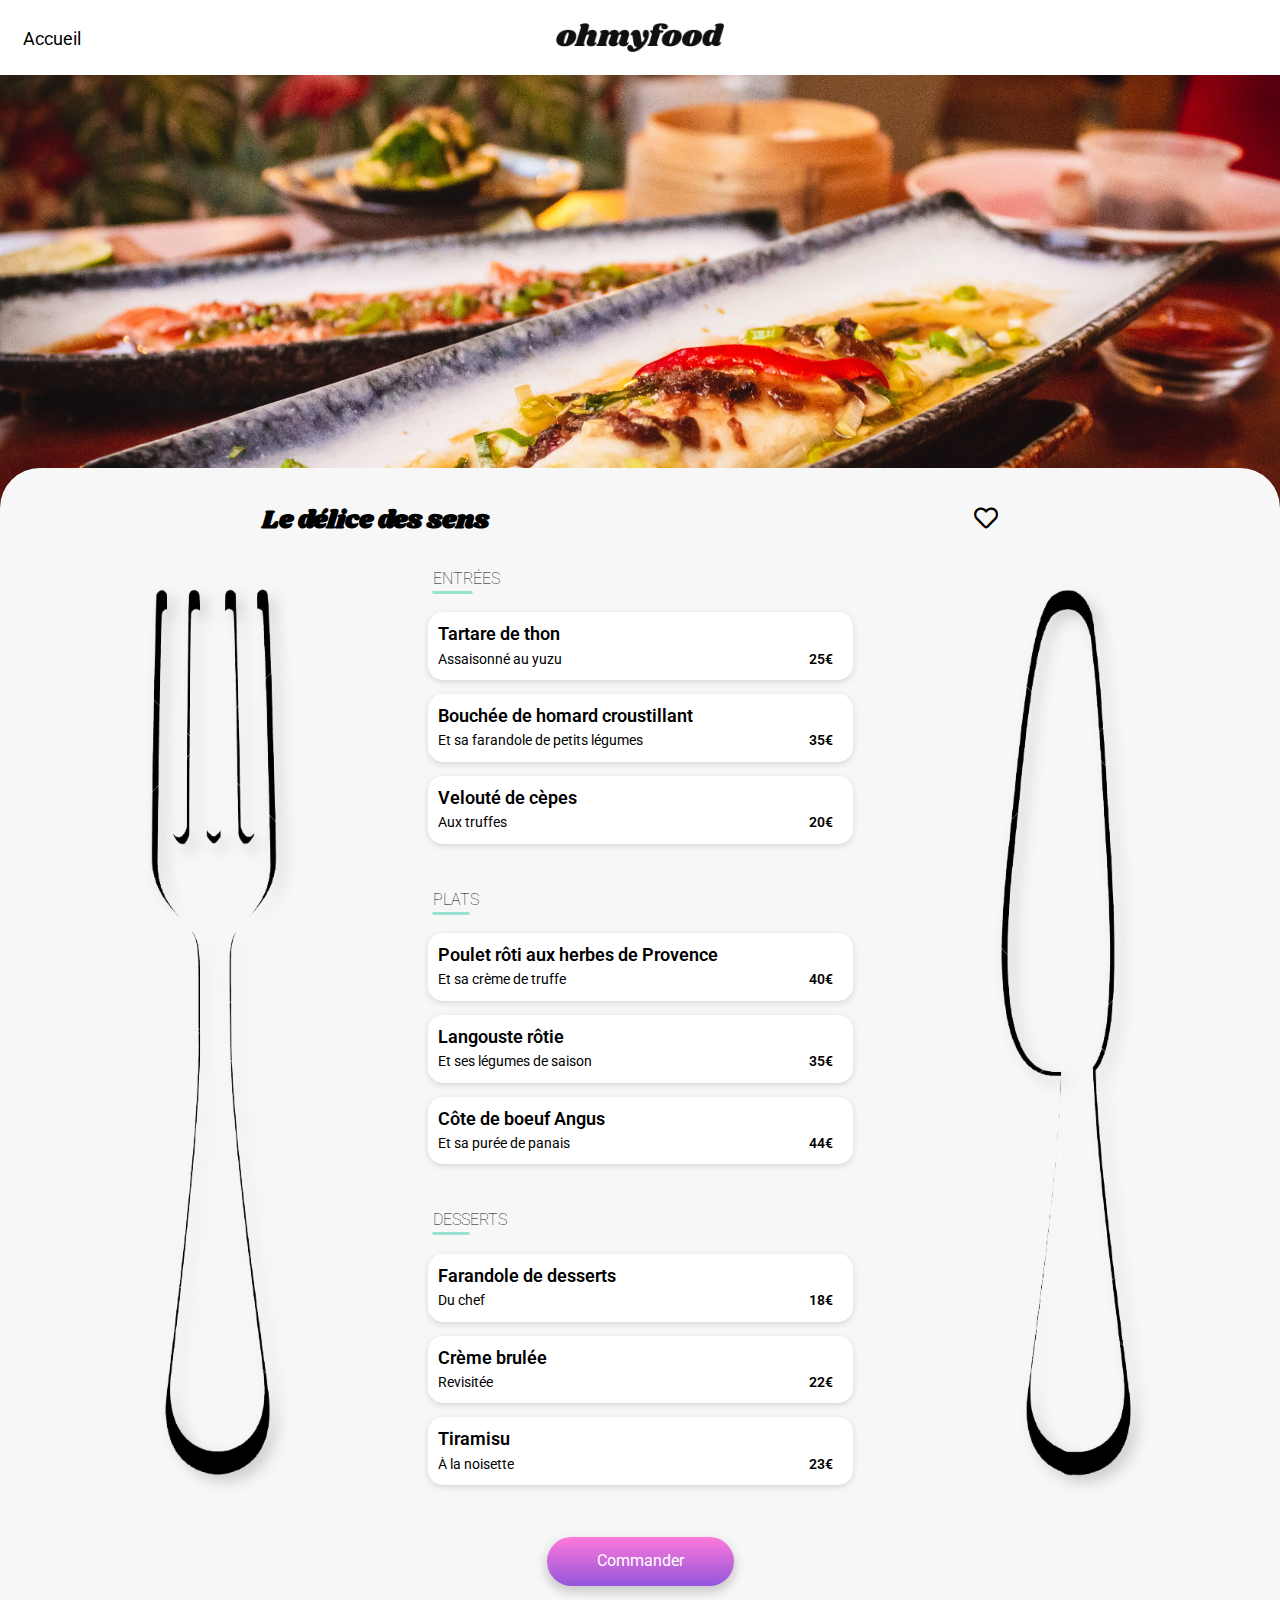
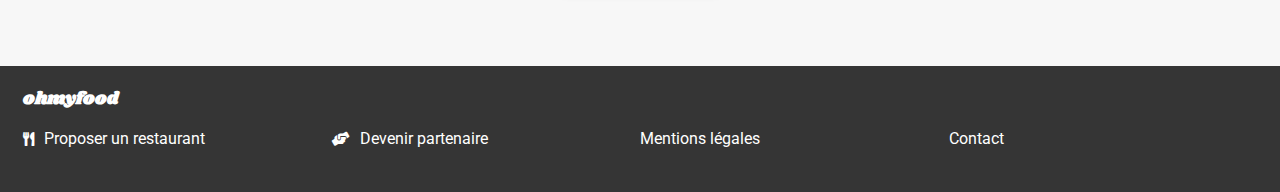
<file: LeDeliceDesSens.html>
<!DOCTYPE html>
<html lang="en">
<head>
    <title>Ohmyfood - Le délice des sens</title>
    <meta charset="UTF-8">
    <meta name= "viewport" content="width=device-width, initial-scale=1.0, user-scalable=no">
    <meta name= "author" content="Stéphane CAU">
    <meta name= "description" content="Grâce à OhMyFood, réservez le menu qui vous convient dans ce restaurant d'exception : Le délice des sens, 
    sélectionnés par nos soins !!!">
    <link rel="stylesheet" href="css/normalize.css">
    <link rel="preconnect" href="https://fonts.googleapis.com">
    <link rel="preconnect" href="https://fonts.gstatic.com" crossorigin>
    <link href="https://fonts.googleapis.com/css2?family=Roboto:wght@400;700&family=Shrikhand&display=swap" rel="stylesheet">
    <link rel="stylesheet" href="https://cdnjs.cloudflare.com/ajax/libs/font-awesome/5.15.4/css/all.min.css" integrity="sha512-1ycn6IcaQQ40/MKBW2W4Rhis/DbILU74C1vSrLJxCq57o941Ym01SwNsOMqvEBFlcgUa6xLiPY/NS5R+E6ztJQ==" crossorigin="anonymous" referrerpolicy="no-referrer" />
    <link rel="stylesheet" href="css/style.css">
</head>
<body>
    <div id="bloc-page"> <!-- div for the page size max 1920px -->
        <!-- Creation of the header with logo and nav menu -->
        <header class="header">
            <img src="images/ohmyfood.png" alt="Logo de ohmyfood" class="header__logo" /> <!-- Logo -->
            <nav class="nav nav--enable"> <!-- Navigation menu -->
                <a href="index.html" class="nav-link">
                    <i class="fas fa-arrow-left nav-link__icon nav-link__icon--display"></i>
                    <span class="nav-link__texte nav-link__texte--display">Accueil</span>
                </a>
            </nav>
        </header>

        <!-- Creation of the 'Menu' section -->
        <article class="menu-article">
            <!-- Menu figure -->
            <figure class="menu-fig">
                <!-- image -->
                <img src="images/louis-hansel-shotsoflouis-qNBGVyOCY8Q-unsplash.jpg" alt="Photo Le délice des sens" />
                <!-- legend -->
                <figcaption class="menu-fig__caption">
                    <!-- Title for menu -->
                    <h1 class="menu-fig__title">
                        Le délice des sens
                    </h1>
                    <!-- Icons -->
                    <div class="menu-fig__heart jaime">
                        <i class="far fa-heart"></i>
                        <i class="fas fa-heart"></i>
                        <div class="jaime__voile"></div>
                        <div class="jaime__vague">
                            <div></div><div></div><div></div><div></div><div></div><div></div>
                        </div>
                    </div>
                </figcaption>
            </figure>

            <!-- Creation of the 'container' for illustration + menu -->
            <div class="container">
                <!-- Creation of 'illustration' for menu -->
                <div class="illustration-left">
                    <!-- image -->
                    <img src="images/fourchette.png" alt="fourchette" />
                </div>
                
                <!-- Creation of the 'formulaire' menu -->
                <div class="menu">
                    <!-- Section 1 for Menu - Entrées -->
                    <section class="menu-section1">
                        <!-- Title for menu -->
                        <h2>
                            <span class="souligne">entr</span>ées
                        </h2>
                        <div class="menu-fieldset1">
                            <!-- 1st Entrées -->
                            <div class="plat">
                                <div class="plat__description">
                                    <h3>
                                        Tartare de thon
                                    </h3>
                                    <p>Assaisonné au yuzu</p>
                                </div>
                                <p class="plat__prix">25€</p>
                                <div class="plat__icon--animationTranslate">
                                    <div class="plat__icon">
                                        <i class="fas fa-check-circle plat__icon--animationRotate"></i>
                                    </div>
                                </div>
                            </div>
                            <!-- 2nd Entrées -->
                            <div class="plat">
                                <div class="plat__description">
                                    <h3>
                                        Bouchée de homard croustillant
                                    </h3>
                                    <p>Et sa farandole de petits légumes</p>
                                </div>
                                <p class="plat__prix">35€</p>
                                <div class="plat__icon--animationTranslate">
                                    <div class="plat__icon">
                                        <i class="fas fa-check-circle plat__icon--animationRotate"></i>
                                    </div>
                                </div>
                            </div>
                            <!-- 3rd Entrées -->
                            <div class="plat">
                                <div class="plat__description">
                                    <h3>
                                        Velouté de cèpes
                                    </h3>
                                    <p>Aux truffes</p>
                                </div>
                                <p class="plat__prix">20€</p>
                                <div class="plat__icon--animationTranslate">
                                    <div class="plat__icon">
                                        <i class="fas fa-check-circle plat__icon--animationRotate"></i>
                                    </div>
                                </div>
                            </div>
                        </div>
                    </section>

                    <!-- Section 2 for Menu - Plats -->
                    <section class="menu-section2">
                        <!-- Title for menu -->
                        <h2>
                            <span class="souligne">plat</span>s
                        </h2>
                        <div class="menu-fieldset2">
                            <!-- 1st Plats -->
                            <div class="plat">
                                <div class="plat__description">
                                    <h3>
                                        Poulet rôti aux herbes de Provence
                                    </h3>
                                    <p>Et sa crème de truffe</p>
                                </div>
                                <p class="plat__prix">40€</p>
                                <div class="plat__icon--animationTranslate">
                                    <div class="plat__icon">
                                        <i class="fas fa-check-circle plat__icon--animationRotate"></i>
                                    </div>
                                </div>
                            </div>
                            <!-- 2nd Plats -->
                            <div class="plat">
                                <div class="plat__description">
                                    <h3>
                                        Langouste rôtie
                                    </h3>
                                    <p>Et ses légumes de saison</p>
                                </div>
                                <p class="plat__prix">35€</p>
                                <div class="plat__icon--animationTranslate">
                                    <div class="plat__icon">
                                        <i class="fas fa-check-circle plat__icon--animationRotate"></i>
                                    </div>
                                </div>
                            </div>
                            <!-- 3rd Plats -->
                            <div class="plat">
                                <div class="plat__description">
                                    <h3>
                                        Côte de boeuf Angus
                                    </h3>
                                    <p>Et sa purée de panais</p>
                                </div>
                                <p class="plat__prix">44€</p>
                                <div class="plat__icon--animationTranslate">
                                    <div class="plat__icon">
                                        <i class="fas fa-check-circle plat__icon--animationRotate"></i>
                                    </div>
                                </div>
                            </div>
                        </div>
                    </section>

                    <!-- Section 3 for Menu - desserts -->
                    <section class="menu-section3">
                        <!-- Title for menu -->
                        <h2>
                            <span class="souligne">dess</span>erts
                        </h2>
                        <div class="menu-fieldset3">
                            <!-- 1st dessert -->
                            <div class="plat">
                                <div class="plat__description">
                                    <h3>
                                        Farandole de desserts
                                    </h3>
                                    <p>Du chef</p>
                                </div>
                                <p class="plat__prix">18€</p>
                                <div class="plat__icon--animationTranslate">
                                    <div class="plat__icon">
                                        <i class="fas fa-check-circle plat__icon--animationRotate"></i>
                                    </div>
                                </div>
                            </div>
                            <!-- 2nd desserts -->
                            <div class="plat">
                                <div class="plat__description">
                                    <h3>
                                        Crème brulée
                                    </h3>
                                    <p>Revisitée</p>
                                </div>
                                <p class="plat__prix">22€</p>
                                <div class="plat__icon--animationTranslate">
                                    <div class="plat__icon">
                                        <i class="fas fa-check-circle plat__icon--animationRotate"></i>
                                    </div>
                                </div>
                            </div>
                            <!-- 3rd desserts -->
                            <div class="plat">
                                <div class="plat__description">
                                    <h3>
                                        Tiramisu
                                    </h3>
                                    <p>À la noisette</p>
                                </div>
                                <p class="plat__prix">23€</p>
                                <div class="plat__icon--animationTranslate">
                                    <div class="plat__icon">
                                        <i class="fas fa-check-circle plat__icon--animationRotate"></i>
                                    </div>
                                </div>
                            </div>
                        </div>
                    </section>

                    <!-- Button for form submitting -->
                    <button type="button" class="button button--commande" id="commande">Commander</button>
                </div>

                <!-- Creation of 'illustration' for menu -->
                <div class="illustration-right">
                    <!-- image -->
                    <img src="images/couteau.png" alt="couteau" />
                </div>
            </div>
        </article>

        <!-- Creation of the Footer -->
        <footer class="footer">
            <h2>ohmyfood</h2>
            <ul class="footer-list">
                <li><a class="footer-list__link" href="#"><i class="fas fa-utensils"></i>Proposer un restaurant</a></li>
                <li><a class="footer-list__link" href="#"><i class="fas fa-hands-helping"></i>Devenir partenaire</a></li>
                <li><a class="footer-list__link" href="#">Mentions légales</a></li>
                <li><a class="footer-list__link" href="mailto:contact@ohmyfood.com?subject=Renseignement(s)&body=Votre&nbsp;message&nbsp;ici">Contact</a></li>
            </ul>
        </footer>
    </div>
</body>
</html>
</file>
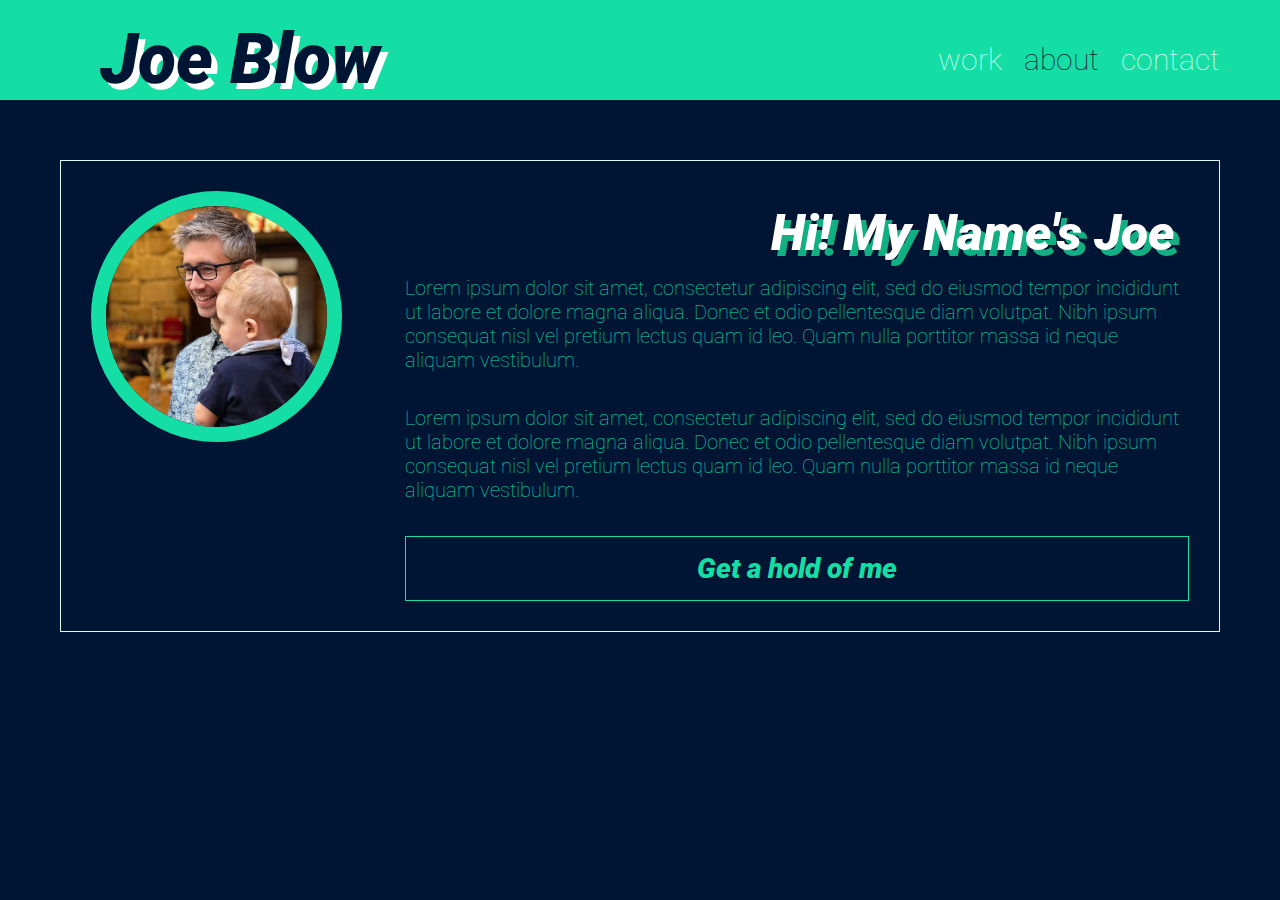
<file: cours-sass/about.html>
<!DOCTYPE html>
<html lang="en">
<head>
    <meta charset="UTF-8">
    <meta name="viewport" content="width=device-width, initial-scale=1.0">
    <meta http-equiv="X-UA-Compatible" content="ie=edge">
    <link href="https://fonts.googleapis.com/css?family=Roboto:100,900i" rel="stylesheet">
    <link rel="stylesheet" href="public/css/style.css">
    <title>Joe Blow's Portfolio | about</title>
</head>
<body>

    <header class="header">
        <h1 class="header__logo">
            Joe Blow
        </h1>
        <nav class="nav">
            <ul>
                <li class="nav__link"> <a href="/">work</a> </li>
                <li class="nav__link nav__link--active"> about </li>
                <li class="nav__link"> <a href="contact.html">contact</a> </li>
            </ul>
        </nav>
    </header>
 
    <div class="container">
        <main class="about">
            <div class="about__imagery">
                <div class="about__pic">
                        <img src="public/img/portrait-0360w.jpg" alt="Joe Blow, webdev extraordinaire" srcset="
                        public/img/portrait-0480w.jpg 480w,
                        public/img/portrait-0768w.jpg 768w,
                    ">
                </div>
                
            </div>
            <h1 class="about__heading">
                Hi! My Name's Joe
            </h1>
            <div class="about__copy">
                <p>
                    Lorem ipsum dolor sit amet, consectetur adipiscing elit, 
                    sed do eiusmod tempor incididunt ut labore et dolore magna aliqua. 
                    Donec et odio pellentesque diam volutpat. 
                    Nibh ipsum consequat nisl vel pretium lectus quam id leo. 
                    Quam nulla porttitor massa id neque aliquam vestibulum.
                </p>
                <p>
                    Lorem ipsum dolor sit amet, consectetur adipiscing elit, 
                    sed do eiusmod tempor incididunt ut labore et dolore magna aliqua. 
                    Donec et odio pellentesque diam volutpat. 
                    Nibh ipsum consequat nisl vel pretium lectus quam id leo. 
                    Quam nulla porttitor massa id neque aliquam vestibulum.
                </p>

            </div>
            <button class="about__btn" onclick="location.href='contact.html'">
                Get a hold of me
            </button>

        </main>
    </div>

</body>
</html>
</file>
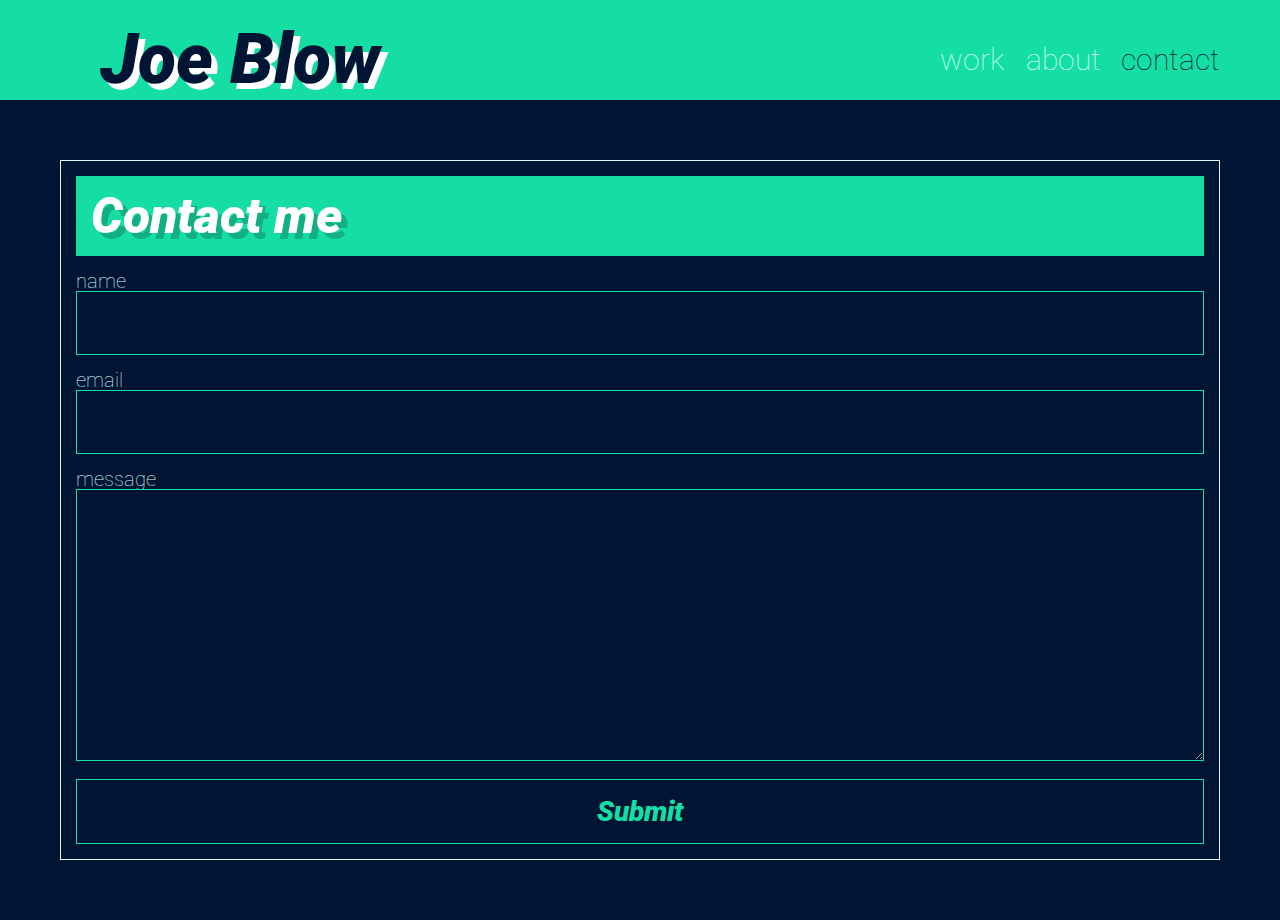
<file: cours-sass/contact.html>
<!DOCTYPE html>
<html lang="en">
<head>
    <meta charset="UTF-8">
    <meta name="viewport" content="width=device-width, initial-scale=1.0">
    <meta http-equiv="X-UA-Compatible" content="ie=edge">
    <link href="https://fonts.googleapis.com/css?family=Roboto:100,900i" rel="stylesheet">
    <link rel="stylesheet" href="public/css/style.css">
    <title>Joe Blow's Portfolio | Contact</title>
</head>
<body>

    <header class="header">
        <h1 class="header__logo">
            Joe Blow
        </h1>
        <nav class="nav">
            <ul>
                <li class="nav__link"> <a href="/">work</a> </li>
                <li class="nav__link"> <a href="about.html">about</a></li>
                <li class="nav__link nav__link--active">contact </li>
            </ul>
        </nav>
    </header>
 
    <main class="container">
        <form class="form">
            <h1 class="form__heading">Contact me</h1>
            <div class="form__field">
                <label for="contact-name">name</label>
                <input type="text" name="contact-name" id="contact-name" autocomplete="name">
            </div>
            <div class="form__field">
                <label for="contact-email">email</label>
                <input type="email" name="contact-email" id="contact-email" autocomplete="email">
            </div>
            <div class="form__field">
                <label for="contact-message">message</label>
                <textarea name="contact-message" id="contact-message" cols="30" rows="10"></textarea>
            </div>
            <button class="btn btn--full-width">Submit</button>
        </form>
    </main>

</body>

</html>
</file>
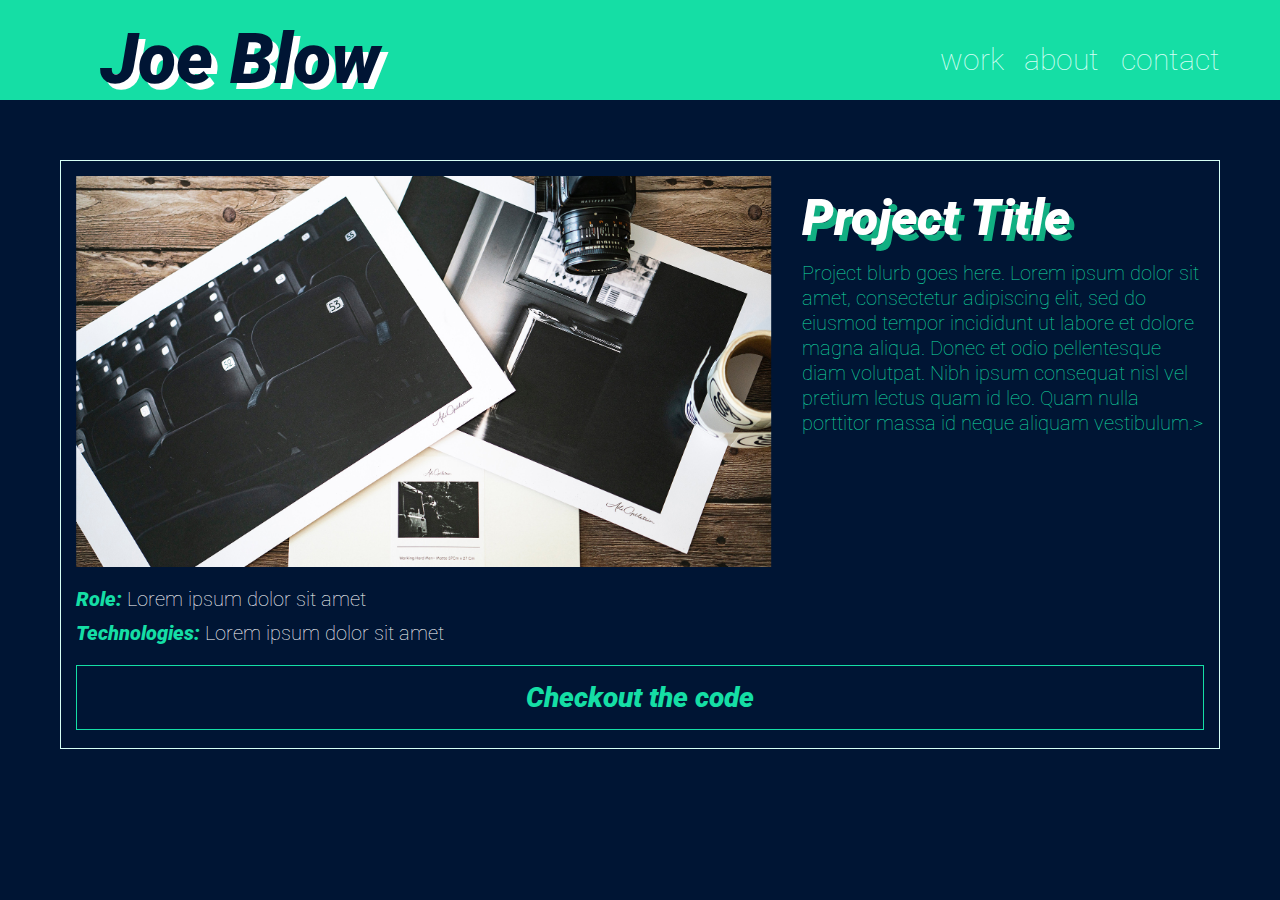
<file: cours-sass/project.html>
<!DOCTYPE html>
<html lang="en">
<head>
    <meta charset="UTF-8">
    <meta name="viewport" content="width=device-width, initial-scale=1.0">
    <meta http-equiv="X-UA-Compatible" content="ie=edge">
    <link href="https://fonts.googleapis.com/css?family=Roboto:100,900i" rel="stylesheet">
    <link rel="stylesheet" href="public/css/style.css">
    <title>Joe Blow's Portfolio | Project Title</title>
</head>
<body>

        <header class="header">
                <h1 class="header__logo">
                    Joe Blow
                </h1>
                <nav class="nav">
                    <ul>
                        <li class="nav__link"> <a href="/">work</a></li>
                        <li class="nav__link"> <a href="about.html">about</a> </li>
                        <li class="nav__link"> <a href="contact.html">contact</a> </li>
                    </ul>
        
                </nav>
            </header>
 
    <div class="container">
        <main class="project">
            <div class="project__image">
                    <img src="public/img/photography_1280w.jpg" srcset="
                    public/img/photography_3000w.jpg 3000w,
                    public/img/photography_1920w.jpg 1920w,
                    public/img/photography_0864w.jpg 864w,
                    public/img/photography_0640w.jpg 640w,
                    public/img/photography_0640w.jpg 640w,
                    public/img/photography_0420w.jpg 420w
                " alt="project title goes here" >
            </div>
            <div class="project__tags">
                <p><strong>Role:</strong> Lorem ipsum dolor sit amet</p>
                <p><strong>Technologies:</strong> Lorem ipsum dolor sit amet</p>
            </div>

            <div class="project__synopsis">
                <h1 class="project__heading">
                    Project Title
                </h1>
                <p class="project__copy">
                        Project blurb goes here. Lorem ipsum dolor sit amet, consectetur adipiscing elit, 
                        sed do eiusmod tempor incididunt ut labore et dolore magna aliqua. 
                        Donec et odio pellentesque diam volutpat. 
                        Nibh ipsum consequat nisl vel pretium lectus quam id leo. 
                        Quam nulla porttitor massa id neque aliquam vestibulum.>
                    </p>
            </div>
            <button class="project__btn">Checkout the code</button>
        </main>
    </div>
    

</body>
</html>
</file>
<file: css/style.css>
*{-webkit-box-sizing:content-box;box-sizing:content-box}body{font-family:"Roboto", Verdana, sans-serif}h1,.footer>h2{font-family:"Shrikhand", Verdana, sans-serif}#acceuil{font-family:"Roboto", Verdana, sans-serif}#bloc-page{max-width:1920px;margin:0 auto}.header{position:relative;display:-webkit-box;display:-ms-flexbox;display:flex}.header>img{display:block;margin:23px auto;height:29px}.nav{position:absolute;top:23px;left:23px}.nav--disable{display:none}.nav--enable{display:block}.nav-link{text-decoration:none;color:#000;display:-webkit-box;display:-ms-flexbox;display:flex}.nav-link__icon{font-size:18px;margin-top:5.5px;margin-right:5.5px}.nav-link__icon--display{display:block}@media screen and (min-width: 1135px){.nav-link__icon--display{display:none}}.nav-link__texte{font-size:18px;margin-top:5.5px}.nav-link__texte--display{display:none}@media screen and (min-width: 769px){.nav-link__texte--display{display:block}}.form{display:-webkit-box;display:-ms-flexbox;display:flex;-webkit-box-pack:center;-ms-flex-pack:center;justify-content:center;-ms-flex-line-pack:center;align-content:center;-ms-flex-wrap:wrap;flex-wrap:wrap;margin:auto;width:100%;background-color:#eaeaea;padding:15px 0;-webkit-box-shadow:inset 0px 7px 5px -3px #cecece;box-shadow:inset 0px 7px 5px -3px #cecece}.form__label{display:-webkit-box;display:-ms-flexbox;display:flex;-webkit-box-pack:center;-ms-flex-pack:center;justify-content:center;-webkit-box-align:center;-ms-flex-align:center;align-items:center}.form__label>i{padding:0 23px}.form__input{-webkit-appearance:none;-moz-appearance:none;appearance:none;outline:none;border:0;background-color:#eaeaea}.form__input::-webkit-input-placeholder{color:#000}.form__input:-ms-input-placeholder{color:#000}.form__input::-ms-input-placeholder{color:#000}.form__input::placeholder{color:#000}.footer{background-color:#353535;color:#fff;padding:23px}.footer>h2{font-size:110%;margin:0}.footer-list{display:-webkit-box;display:-ms-flexbox;display:flex;-ms-flex-wrap:wrap;flex-wrap:wrap;list-style-type:none;padding-left:0}.footer-list>li{-webkit-box-sizing:border-box;box-sizing:border-box;width:100%;padding:5px 0}@media screen and (min-width: 769px){.footer-list>li{width:50%}}@media screen and (min-width: 1135px){.footer-list>li{width:25%}}.footer-list__link{text-decoration:none;color:#fff;font-size:100%}.footer-list__link>i{padding:0 10px 0 0;font-size:14px}.fonction-list{display:-webkit-box;display:-ms-flexbox;display:flex;-webkit-box-orient:vertical;-webkit-box-direction:normal;-ms-flex-direction:column;flex-direction:column;list-style-type:none;padding-left:20px;margin:0}@media screen and (min-width: 769px){.fonction-list{-webkit-box-orient:horizontal;-webkit-box-direction:normal;-ms-flex-direction:row;flex-direction:row;-ms-flex-wrap:wrap;flex-wrap:wrap;-webkit-box-pack:center;-ms-flex-pack:center;justify-content:center}}@media screen and (min-width: 1135px){.fonction-list{-webkit-box-orient:horizontal;-webkit-box-direction:normal;-ms-flex-direction:row;flex-direction:row;-ms-flex-wrap:wrap;flex-wrap:wrap;-webkit-box-pack:center;-ms-flex-pack:center;justify-content:center}}.fonction-list__texte{margin:12px 32.05px 12px 12.05px;max-width:249.75px;padding:27px 65px 27px 0;background-color:#f7f7f7;border-radius:20px;-webkit-box-shadow:0 4px 12px -2px #cecece;box-shadow:0 4px 12px -2px #cecece;display:-webkit-box;display:-ms-flexbox;display:flex;-webkit-box-align:center;-ms-flex-align:center;align-items:center;position:relative}.fonction-list__texte--selected{background-color:#f2eafb}.fonction-list__number{background-color:#9356DC;padding:6px 8px 2px 8px;color:#fff;font-size:90%;border-radius:15px;position:absolute;left:-12.05px;z-index:1}.fonction-list__icon{color:#777;font-size:19px;min-width:23.75px;margin:0 25px}.fonction-list__icon--selected{color:#9356DC}.resto-fig{margin:0;display:-webkit-box;display:-ms-flexbox;display:flex;-webkit-box-orient:vertical;-webkit-box-direction:normal;-ms-flex-direction:column;flex-direction:column}.resto-fig>img{width:100%;height:175px;-o-object-fit:cover;object-fit:cover;border-top-left-radius:20px;border-top-right-radius:20px}.resto-fig__caption{background-color:#fff;border-bottom-left-radius:20px;border-bottom-right-radius:20px;padding:0 20px 15px 20px;display:-webkit-box;display:-ms-flexbox;display:flex;-webkit-box-pack:justify;-ms-flex-pack:justify;justify-content:space-between;-webkit-box-align:center;-ms-flex-align:center;align-items:center}.resto-fig__description>h3{margin:0;padding-top:18px}.resto-fig__description>p{margin:0;padding-top:5px}.resto-fig__heart{margin:5px;font-size:x-large}.menu-fig{display:-webkit-box;display:-ms-flexbox;display:flex;-webkit-box-orient:vertical;-webkit-box-direction:normal;-ms-flex-direction:column;flex-direction:column;margin:0;position:relative}.menu-fig>img{width:100%;max-height:450px;-o-object-fit:cover;object-fit:cover}.menu-fig>.rogne{height:calc(100vw * 0.67)}.menu-fig__caption{background-color:#f7f7f7;border-top-left-radius:40px;border-top-right-radius:40px;-webkit-box-sizing:border-box;box-sizing:border-box;padding:20px 20px 0 20px;display:-webkit-box;display:-ms-flexbox;display:flex;-webkit-box-pack:justify;-ms-flex-pack:justify;justify-content:space-between;-webkit-box-align:center;-ms-flex-align:center;align-items:center;margin:auto;width:100%;position:absolute;bottom:-10px}.menu-fig__caption>h1{margin:0;padding-top:18px;font-size:160%}@media screen and (min-width: 769px){.menu-fig__caption{display:-webkit-box;display:-ms-flexbox;display:flex;-ms-flex-pack:distribute;justify-content:space-around;-webkit-box-align:center;-ms-flex-align:center;align-items:center;margin:auto;width:100%}}@media screen and (min-width: 1135px){.menu-fig__caption{display:-webkit-box;display:-ms-flexbox;display:flex;-ms-flex-pack:distribute;justify-content:space-around;-webkit-box-align:center;-ms-flex-align:center;align-items:center;margin:auto;width:100%}}.menu-fig__heart{margin-right:20px;margin-top:18px;font-size:x-large}.plat{display:-webkit-box;display:-ms-flexbox;display:flex;-webkit-box-align:center;-ms-flex-align:center;align-items:center;background-color:#fff;border-radius:15px;-webkit-box-shadow:0 2px 7px -1px #cecece;box-shadow:0 2px 7px -1px #cecece;margin:7px 0;overflow:hidden;cursor:pointer}.plat__description{margin:12px auto 12px 10px;min-width:0;display:-webkit-box;display:-ms-flexbox;display:flex;-webkit-box-orient:vertical;-webkit-box-direction:normal;-ms-flex-direction:column;flex-direction:column}.plat__description>h3{margin:0;padding-bottom:7px;font-size:110%;font-weight:600;white-space:nowrap;overflow:hidden;text-overflow:ellipsis}.plat__description>p{margin:0;font-size:90%;white-space:nowrap;overflow:hidden;text-overflow:ellipsis}.plat__prix{margin:auto 20px 12px 10px;font-weight:600;font-size:90%}.plat__icon{-webkit-box-sizing:border-box;box-sizing:border-box;padding:23px;background-color:#99E2D0;text-align:center;border-top-right-radius:15px;border-bottom-right-radius:15px}.plat__icon--animationTranslate{overflow:hidden;width:0;min-width:0;-webkit-transition:all 600ms ease-in-out;transition:all 600ms ease-in-out}.plat__icon--animationRotate{font-size:130%;color:#fff;-webkit-transform:rotate(-270deg);transform:rotate(-270deg);-webkit-transition:-webkit-transform 300ms 300ms ease-in-out;transition:-webkit-transform 300ms 300ms ease-in-out;transition:transform 300ms 300ms ease-in-out;transition:transform 300ms 300ms ease-in-out, -webkit-transform 300ms 300ms ease-in-out}.plat:hover .plat__icon--animationTranslate{width:66.8px;min-width:66.8px}.plat:hover .plat__icon--animationRotate{-webkit-transform:rotate(0);transform:rotate(0)}@-webkit-keyframes plat-anim{0%{-webkit-transform:translateY(30px);transform:translateY(30px)}100%{-webkit-transform:translateY(0);transform:translateY(0)}}@keyframes plat-anim{0%{-webkit-transform:translateY(30px);transform:translateY(30px)}100%{-webkit-transform:translateY(0);transform:translateY(0)}}.button{color:#fff;background:-webkit-gradient(linear, left bottom, left top, from(#9356DC), to(#FF79DA));background:linear-gradient(to top, #9356DC, #FF79DA);padding:15px 20px;margin:30px auto 60px auto;border-radius:30px;-webkit-box-shadow:0px 5px 10px 2px #cecece;box-shadow:0px 5px 10px 2px #cecece;position:relative;z-index:1}.button--commande{margin:40px auto 70px auto;padding:15px 50px;-webkit-appearance:none;-moz-appearance:none;appearance:none;border:0;cursor:pointer}.button:hover::after{opacity:1}.button::after{position:absolute;top:0;left:0;bottom:0;right:0;z-index:-1;content:"";background:-webkit-gradient(linear, left bottom, left top, from(#a16be0), to(#ff93e1));background:linear-gradient(to top, #a16be0, #ff93e1);-webkit-box-shadow:0px 8px 10px 5px #c1c1c1;box-shadow:0px 8px 10px 5px #c1c1c1;border-radius:30px;opacity:0;-webkit-transition:opacity 250ms;transition:opacity 250ms}.new{position:absolute;top:20px;right:10px;margin:0;-webkit-box-sizing:border-box;box-sizing:border-box;width:80px;background-color:#99E2D0;color:#278870;padding:6px;border-radius:3px;font-size:90%;text-align:center}.new--enable{display:block}.new--disable{display:none}.jaime{position:relative;overflow:hidden;cursor:pointer}.jaime>.fas.fa-heart{opacity:0;color:rgba(0,0,0,0);background:-webkit-gradient(linear, left bottom, left top, from(#9356DC), to(#FF79DA));background:linear-gradient(to top, #9356DC, #FF79DA);background-clip:text;-webkit-background-clip:text}.jaime>.far.fa-heart{position:absolute;z-index:3}.jaime__voile{width:24px;height:24px;background-color:#f7f7f7;position:absolute;bottom:4px;z-index:1}.jaime__voile--background{background-color:#fff}.jaime__vague{display:-webkit-box;display:-ms-flexbox;display:flex;-webkit-box-pack:end;-ms-flex-pack:end;justify-content:flex-end;-webkit-box-align:end;-ms-flex-align:end;align-items:flex-end;width:72px;height:24px;background-color:rgba(0,0,0,0);position:absolute;bottom:-2px;right:0;z-index:2}.jaime__vague>div{width:16%;height:25%;background-color:#f7f7f7;border-bottom-left-radius:5px;border-bottom-right-radius:5px}.jaime__vague--background>div{background-color:#fff}.jaime:hover>.far.fa-heart{-webkit-animation:heart-contour 1000ms 500ms forwards;animation:heart-contour 1000ms 500ms forwards}.jaime:hover>.fas.fa-heart{-webkit-animation:heart-contain0 200ms 245ms forwards;animation:heart-contain0 200ms 245ms forwards}.jaime:hover>.jaime__voile{-webkit-animation:heart-contain1 2000ms forwards;animation:heart-contain1 2000ms forwards}.jaime:hover>.jaime__vague{-webkit-animation:heart-contain2 1500ms forwards;animation:heart-contain2 1500ms forwards}@-webkit-keyframes heart-contour{0%{opacity:1}100%{opacity:0}}@keyframes heart-contour{0%{opacity:1}100%{opacity:0}}@-webkit-keyframes heart-contain0{0%{opacity:0}100%{opacity:1}}@keyframes heart-contain0{0%{opacity:0}100%{opacity:1}}@-webkit-keyframes heart-contain1{0%{-webkit-transform:translateY(0);transform:translateY(0)}100%{-webkit-transform:translateY(-27px);transform:translateY(-27px)}}@keyframes heart-contain1{0%{-webkit-transform:translateY(0);transform:translateY(0)}100%{-webkit-transform:translateY(-27px);transform:translateY(-27px)}}@-webkit-keyframes heart-contain2{0%{-webkit-transform:translate(0, 0);transform:translate(0, 0)}100%{-webkit-transform:translate(50px, -27px);transform:translate(50px, -27px)}}@keyframes heart-contain2{0%{-webkit-transform:translate(0, 0);transform:translate(0, 0)}100%{-webkit-transform:translate(50px, -27px);transform:translate(50px, -27px)}}.loading-spinner{position:fixed;top:0;left:0;bottom:0;right:0;z-index:3;display:-webkit-box;display:-ms-flexbox;display:flex;-webkit-animation:hide-all 100ms 2.9s forwards;animation:hide-all 100ms 2.9s forwards}.loading-spinner>div{position:relative;background-color:rgba(255,255,255,0.98);height:100vh}.loading-spinner>div:nth-child(1){width:31vw;-webkit-animation:side-move-left 1s 1.78s cubic-bezier(0.8, 0.05, 0.55, 0.95) both;animation:side-move-left 1s 1.78s cubic-bezier(0.8, 0.05, 0.55, 0.95) both}.loading-spinner>div:nth-child(1)::after{content:"";position:absolute;top:0;right:-0.2vw;background-size:0.22vw 1.44vw, 0.22vw 1.44vw;background-image:linear-gradient(80deg, rgba(255,255,255,0.98) 0.2vw, transparent 0.2vw),linear-gradient(100deg, rgba(255,255,255,0.98) 0.2vw, transparent 0.2vw);width:0.2vw;height:100vh}.loading-spinner>div:nth-child(2){width:.35vw;-webkit-animation:hands-down 2s cubic-bezier(0.35, 0.35, 0.83, 0.67) both;animation:hands-down 2s cubic-bezier(0.35, 0.35, 0.83, 0.67) both}.loading-spinner>div:nth-child(3){width:.2vw;-webkit-animation:side-move-right 1s 1.82s cubic-bezier(0.8, 0.05, 0.55, 0.95) both;animation:side-move-right 1s 1.82s cubic-bezier(0.8, 0.05, 0.55, 0.95) both}.loading-spinner>div:nth-child(3)::before{content:"";position:absolute;top:0;left:-0.2vw;background-position-y:-0.72vw;background-size:0.2vw 1.44vw, 0.2vw 1.44vw;background-image:linear-gradient(260deg, rgba(255,255,255,0.98) 0.2vw, transparent 0.2vw),linear-gradient(280deg, rgba(255,255,255,0.98) 0.2vw, transparent 0.2vw);width:0.2vw;height:100vh}.loading-spinner>div:nth-child(3)::after{content:"";position:absolute;top:0;right:-0.2vw;background-size:0.22vw 1.44vw, 0.22vw 1.44vw;background-image:linear-gradient(80deg, rgba(255,255,255,0.98) 0.2vw, transparent 0.2vw),linear-gradient(100deg, rgba(255,255,255,0.98) 0.2vw, transparent 0.2vw);width:0.2vw;height:100vh}.loading-spinner>div:nth-child(4){width:.35vw;-webkit-animation:hands-down 2s cubic-bezier(0.35, 0.35, 0.83, 0.67) both;animation:hands-down 2s cubic-bezier(0.35, 0.35, 0.83, 0.67) both}.loading-spinner>div:nth-child(5){width:.2vw;-webkit-animation:side-move-right 1s 1.86s cubic-bezier(0.8, 0.05, 0.55, 0.95) both;animation:side-move-right 1s 1.86s cubic-bezier(0.8, 0.05, 0.55, 0.95) both}.loading-spinner>div:nth-child(5)::before{content:"";position:absolute;top:0;left:-0.2vw;background-position-y:-0.72vw;background-size:0.2vw 1.44vw, 0.2vw 1.44vw;background-image:linear-gradient(260deg, rgba(255,255,255,0.98) 0.2vw, transparent 0.2vw),linear-gradient(280deg, rgba(255,255,255,0.98) 0.2vw, transparent 0.2vw);width:0.2vw;height:100vh}.loading-spinner>div:nth-child(5)::after{content:"";position:absolute;top:0;right:-0.2vw;background-size:0.22vw 1.44vw, 0.22vw 1.44vw;background-image:linear-gradient(80deg, rgba(255,255,255,0.98) 0.2vw, transparent 0.2vw),linear-gradient(100deg, rgba(255,255,255,0.98) 0.2vw, transparent 0.2vw);width:0.2vw;height:100vh}.loading-spinner>div:nth-child(6){width:.35vw;-webkit-animation:hands-down 2s cubic-bezier(0.35, 0.35, 0.83, 0.67) both;animation:hands-down 2s cubic-bezier(0.35, 0.35, 0.83, 0.67) both}.loading-spinner>div:nth-child(7){width:.2vw;-webkit-animation:side-move-right 1s 1.9s cubic-bezier(0.8, 0.05, 0.55, 0.95) both;animation:side-move-right 1s 1.9s cubic-bezier(0.8, 0.05, 0.55, 0.95) both}.loading-spinner>div:nth-child(7)::before{content:"";position:absolute;top:0;left:-0.2vw;background-position-y:-0.72vw;background-size:0.2vw 1.44vw, 0.2vw 1.44vw;background-image:linear-gradient(260deg, rgba(255,255,255,0.98) 0.2vw, transparent 0.2vw),linear-gradient(280deg, rgba(255,255,255,0.98) 0.2vw, transparent 0.2vw);width:0.2vw;height:100vh}.loading-spinner>div:nth-child(7)::after{content:"";position:absolute;top:0;right:-0.2vw;background-size:0.22vw 1.44vw, 0.22vw 1.44vw;background-image:linear-gradient(80deg, rgba(255,255,255,0.98) 0.2vw, transparent 0.2vw),linear-gradient(100deg, rgba(255,255,255,0.98) 0.2vw, transparent 0.2vw);width:0.2vw;height:100vh}.loading-spinner>div:nth-child(8){width:.35vw;-webkit-animation:hands-down 2s cubic-bezier(0.35, 0.35, 0.83, 0.67) both;animation:hands-down 2s cubic-bezier(0.35, 0.35, 0.83, 0.67) both}.loading-spinner>div:nth-child(9){width:34vw;-webkit-animation:side-move-left 1s 1.72s cubic-bezier(0.8, 0.05, 0.55, 0.95) both;animation:side-move-left 1s 1.72s cubic-bezier(0.8, 0.05, 0.55, 0.95) both}.loading-spinner>div:nth-child(9)::before{content:"";position:absolute;top:0;left:-0.2vw;background-position-y:-0.72vw;background-size:0.2vw 1.44vw, 0.2vw 1.44vw;background-image:linear-gradient(260deg, rgba(255,255,255,0.98) 0.2vw, transparent 0.2vw),linear-gradient(280deg, rgba(255,255,255,0.98) 0.2vw, transparent 0.2vw);width:0.2vw;height:100vh}.loading-spinner>div:nth-child(9)::after{content:"";position:absolute;top:0;right:-0.2vw;background-size:0.22vw 1.44vw, 0.22vw 1.44vw;background-image:linear-gradient(80deg, rgba(255,255,255,0.98) 0.2vw, transparent 0.2vw),linear-gradient(100deg, rgba(255,255,255,0.98) 0.2vw, transparent 0.2vw);width:0.2vw;height:100vh}.loading-spinner>div:nth-child(10){width:.35vw;-webkit-animation:hands-down 2s 50ms cubic-bezier(0.83, 0.67, 0.35, 0.35) both;animation:hands-down 2s 50ms cubic-bezier(0.83, 0.67, 0.35, 0.35) both}.loading-spinner>div:nth-child(11){width:.2vw;-webkit-animation:side-move-left 1s 1.76s cubic-bezier(0.8, 0.05, 0.55, 0.95) both;animation:side-move-left 1s 1.76s cubic-bezier(0.8, 0.05, 0.55, 0.95) both}.loading-spinner>div:nth-child(11)::before{content:"";position:absolute;top:0;left:-0.2vw;background-position-y:-0.72vw;background-size:0.2vw 1.44vw, 0.2vw 1.44vw;background-image:linear-gradient(260deg, rgba(255,255,255,0.98) 0.2vw, transparent 0.2vw),linear-gradient(280deg, rgba(255,255,255,0.98) 0.2vw, transparent 0.2vw);width:0.2vw;height:100vh}.loading-spinner>div:nth-child(11)::after{content:"";position:absolute;top:0;right:-0.2vw;background-size:0.22vw 1.44vw, 0.22vw 1.44vw;background-image:linear-gradient(80deg, rgba(255,255,255,0.98) 0.2vw, transparent 0.2vw),linear-gradient(100deg, rgba(255,255,255,0.98) 0.2vw, transparent 0.2vw);width:0.2vw;height:100vh}.loading-spinner>div:nth-child(12){width:.35vw;-webkit-animation:hands-down 2s 50ms cubic-bezier(0.83, 0.67, 0.35, 0.35) both;animation:hands-down 2s 50ms cubic-bezier(0.83, 0.67, 0.35, 0.35) both}.loading-spinner>div:nth-child(13){width:.2vw;-webkit-animation:side-move-left 1s 1.8s cubic-bezier(0.8, 0.05, 0.55, 0.95) both;animation:side-move-left 1s 1.8s cubic-bezier(0.8, 0.05, 0.55, 0.95) both}.loading-spinner>div:nth-child(13)::before{content:"";position:absolute;top:0;left:-0.2vw;background-position-y:-0.72vw;background-size:0.2vw 1.44vw, 0.2vw 1.44vw;background-image:linear-gradient(260deg, rgba(255,255,255,0.98) 0.2vw, transparent 0.2vw),linear-gradient(280deg, rgba(255,255,255,0.98) 0.2vw, transparent 0.2vw);width:0.2vw;height:100vh}.loading-spinner>div:nth-child(13)::after{content:"";position:absolute;top:0;right:-0.2vw;background-size:0.22vw 1.44vw, 0.22vw 1.44vw;background-image:linear-gradient(80deg, rgba(255,255,255,0.98) 0.2vw, transparent 0.2vw),linear-gradient(100deg, rgba(255,255,255,0.98) 0.2vw, transparent 0.2vw);width:0.2vw;height:100vh}.loading-spinner>div:nth-child(14){width:.35vw;-webkit-animation:hands-down 2s 50ms cubic-bezier(0.83, 0.67, 0.35, 0.35) both;animation:hands-down 2s 50ms cubic-bezier(0.83, 0.67, 0.35, 0.35) both}.loading-spinner>div:nth-child(15){width:.2vw;-webkit-animation:side-move-left 1s 1.84s cubic-bezier(0.8, 0.05, 0.55, 0.95) both;animation:side-move-left 1s 1.84s cubic-bezier(0.8, 0.05, 0.55, 0.95) both}.loading-spinner>div:nth-child(15)::before{content:"";position:absolute;top:0;left:-0.2vw;background-position-y:-0.72vw;background-size:0.2vw 1.44vw, 0.2vw 1.44vw;background-image:linear-gradient(260deg, rgba(255,255,255,0.98) 0.2vw, transparent 0.2vw),linear-gradient(280deg, rgba(255,255,255,0.98) 0.2vw, transparent 0.2vw);width:0.2vw;height:100vh}.loading-spinner>div:nth-child(15)::after{content:"";position:absolute;top:0;right:-0.2vw;background-size:0.22vw 1.44vw, 0.22vw 1.44vw;background-image:linear-gradient(80deg, rgba(255,255,255,0.98) 0.2vw, transparent 0.2vw),linear-gradient(100deg, rgba(255,255,255,0.98) 0.2vw, transparent 0.2vw);width:0.2vw;height:100vh}.loading-spinner>div:nth-child(16){width:.35vw;-webkit-animation:hands-down 2s 50ms cubic-bezier(0.83, 0.67, 0.35, 0.35) both;animation:hands-down 2s 50ms cubic-bezier(0.83, 0.67, 0.35, 0.35) both}.loading-spinner>div:nth-child(17){width:31vw;-webkit-animation:side-move-right 1s 1.72s cubic-bezier(0.8, 0.05, 0.55, 0.95) both;animation:side-move-right 1s 1.72s cubic-bezier(0.8, 0.05, 0.55, 0.95) both}.loading-spinner>div:nth-child(17)::before{content:"";position:absolute;top:0;left:-0.2vw;background-position-y:-0.72vw;background-size:0.2vw 1.44vw, 0.2vw 1.44vw;background-image:linear-gradient(260deg, rgba(255,255,255,0.98) 0.2vw, transparent 0.2vw),linear-gradient(280deg, rgba(255,255,255,0.98) 0.2vw, transparent 0.2vw);width:0.2vw;height:100vh}.loading-spinner>.left_hand{background-color:transparent;position:absolute;z-index:1;top:-3.36734693877551vw;left:20.4%;-webkit-animation:hands-down 2s cubic-bezier(0.35, 0.35, 0.83, 0.67) both;animation:hands-down 2s cubic-bezier(0.35, 0.35, 0.83, 0.67) both}.loading-spinner>.left_hand>img{display:block;width:19.489795918367347vw;-webkit-filter:drop-shadow(0.7vw 0.7vw 0.7vw #cecece);filter:drop-shadow(0.7vw 0.7vw 0.7vw #cecece);-webkit-animation:hands-shake 10ms 0ms alternate infinite both;animation:hands-shake 10ms 0ms alternate infinite both}.loading-spinner>.right_hand{background-color:transparent;position:absolute;z-index:1;top:-3.36734693877551vw;right:20.4%;-webkit-animation:hands-down 2s 50ms cubic-bezier(0.83, 0.67, 0.35, 0.35) both;animation:hands-down 2s 50ms cubic-bezier(0.83, 0.67, 0.35, 0.35) both}.loading-spinner>.right_hand>img{display:block;width:19.489795918367347vw;-webkit-filter:drop-shadow(0.7vw 0.7vw 0.7vw #cecece);filter:drop-shadow(0.7vw 0.7vw 0.7vw #cecece);-webkit-animation:hands-shake 10ms 50ms alternate infinite both;animation:hands-shake 10ms 50ms alternate infinite both}@-webkit-keyframes hands-down{0%{-webkit-transform:translateY(0);transform:translateY(0)}100%{-webkit-transform:translateY(100vh);transform:translateY(100vh)}}@keyframes hands-down{0%{-webkit-transform:translateY(0);transform:translateY(0)}100%{-webkit-transform:translateY(100vh);transform:translateY(100vh)}}@-webkit-keyframes hands-shake{0%{-webkit-transform:translateX(0);transform:translateX(0)}100%{-webkit-transform:translateX(0.2vw);transform:translateX(0.2vw)}}@keyframes hands-shake{0%{-webkit-transform:translateX(0);transform:translateX(0)}100%{-webkit-transform:translateX(0.2vw);transform:translateX(0.2vw)}}@-webkit-keyframes side-move-left{0%{-webkit-transform-origin:bottom right;transform-origin:bottom right;-webkit-transform:translateY(0) rotate(0);transform:translateY(0) rotate(0)}100%{-webkit-transform:translateY(100vh) rotate(-60deg);transform:translateY(100vh) rotate(-60deg)}}@keyframes side-move-left{0%{-webkit-transform-origin:bottom right;transform-origin:bottom right;-webkit-transform:translateY(0) rotate(0);transform:translateY(0) rotate(0)}100%{-webkit-transform:translateY(100vh) rotate(-60deg);transform:translateY(100vh) rotate(-60deg)}}@-webkit-keyframes side-move-right{0%{-webkit-transform-origin:bottom left;transform-origin:bottom left;-webkit-transform:translateY(0) rotate(0);transform:translateY(0) rotate(0)}100%{-webkit-transform:translateY(100vh) rotate(60deg);transform:translateY(100vh) rotate(60deg)}}@keyframes side-move-right{0%{-webkit-transform-origin:bottom left;transform-origin:bottom left;-webkit-transform:translateY(0) rotate(0);transform:translateY(0) rotate(0)}100%{-webkit-transform:translateY(100vh) rotate(60deg);transform:translateY(100vh) rotate(60deg)}}@-webkit-keyframes hide-all{0%{opacity:0.98}100%{opacity:0;width:0;height:0}}@keyframes hide-all{0%{opacity:0.98}100%{opacity:0;width:0;height:0}}.city-section{display:-webkit-box;display:-ms-flexbox;display:flex;-webkit-box-orient:vertical;-webkit-box-direction:normal;-ms-flex-direction:column;flex-direction:column;-webkit-box-pack:center;-ms-flex-pack:center;justify-content:center;-webkit-box-align:center;-ms-flex-align:center;align-items:center;background-color:#f6f6f6}.city-section>h1{margin:0;padding:40px 60px 0px 60px;font-size:140%;text-align:center}.city-section>p{margin:0;padding:15px 15px 0 15px;font-size:110%;text-align:center}.city-section>a{text-decoration:none}.resto-section{display:-webkit-box;display:-ms-flexbox;display:flex;-webkit-box-orient:vertical;-webkit-box-direction:reverse;-ms-flex-direction:column-reverse;flex-direction:column-reverse}.resto-aside{display:-webkit-box;display:-ms-flexbox;display:flex;-webkit-box-orient:vertical;-webkit-box-direction:normal;-ms-flex-direction:column;flex-direction:column;margin:auto;width:100%;margin-bottom:50px}.resto-aside>h2{margin:0;padding:50px 0 20px 20px}.resto-article{display:-webkit-box;display:-ms-flexbox;display:flex;-webkit-box-orient:vertical;-webkit-box-direction:normal;-ms-flex-direction:column;flex-direction:column;margin:auto;width:100%;background-color:#f7f7f7;padding-bottom:50px}.resto-article>h2{margin:0;padding:50px 0 20px 20px}.resto-container{display:-webkit-box;display:-ms-flexbox;display:flex;-webkit-box-pack:justify;-ms-flex-pack:justify;justify-content:space-between;-ms-flex-line-pack:justify;align-content:space-between;-ms-flex-wrap:wrap;flex-wrap:wrap;margin:auto;width:100%;-webkit-box-sizing:border-box;box-sizing:border-box;padding:0 20px}.resto-container>a{-webkit-box-sizing:border-box;box-sizing:border-box;text-decoration:none;color:#000;width:100%;margin-bottom:15px;border-radius:20px;-webkit-box-shadow:0 4px 7px 0px #cecece;box-shadow:0 4px 7px 0px #cecece;position:relative}@media screen and (min-width: 769px){.resto-container>a{width:48%}}@media screen and (min-width: 1135px){.resto-container>a{width:24%}}.container{display:-webkit-box;display:-ms-flexbox;display:flex;-webkit-box-pack:justify;-ms-flex-pack:justify;justify-content:space-between;-ms-flex-line-pack:justify;align-content:space-between;padding:10px 15px;background-color:#f7f7f7}.container>.illustration-left{display:none}@media screen and (min-width: 769px){.container>.illustration-left{-webkit-box-sizing:border-box;box-sizing:border-box;display:-webkit-box;display:-ms-flexbox;display:flex;-webkit-box-pack:center;-ms-flex-pack:center;justify-content:center;width:25%;padding:40px 20px 40px 5px;-webkit-animation:insertion-left 2.4s cubic-bezier(0.4, 0.05, 0.6, 0.95);animation:insertion-left 2.4s cubic-bezier(0.4, 0.05, 0.6, 0.95)}}@media screen and (min-width: 1135px){.container>.illustration-left{-webkit-box-sizing:border-box;box-sizing:border-box;display:-webkit-box;display:-ms-flexbox;display:flex;-webkit-box-pack:center;-ms-flex-pack:center;justify-content:center;width:33%;padding:40px 20px 40px 5px;-webkit-animation:insertion-left 2.4s cubic-bezier(0.4, 0.05, 0.6, 0.95);animation:insertion-left 2.4s cubic-bezier(0.4, 0.05, 0.6, 0.95)}}.container>.illustration-left>img{max-width:100%;max-height:900px;-o-object-fit:cover;object-fit:cover;-webkit-filter:drop-shadow(7px 7px 7px #cecece);filter:drop-shadow(7px 7px 7px #cecece)}.container>.illustration-right{display:none}@media screen and (min-width: 769px){.container>.illustration-right{-webkit-box-sizing:border-box;box-sizing:border-box;display:-webkit-box;display:-ms-flexbox;display:flex;-webkit-box-pack:center;-ms-flex-pack:center;justify-content:center;width:25%;padding:47.5px 5px 32.5px 20px;-webkit-animation:insertion-right 2.4s cubic-bezier(0.4, 0.05, 0.6, 0.95);animation:insertion-right 2.4s cubic-bezier(0.4, 0.05, 0.6, 0.95)}}@media screen and (min-width: 1135px){.container>.illustration-right{-webkit-box-sizing:border-box;box-sizing:border-box;display:-webkit-box;display:-ms-flexbox;display:flex;-webkit-box-pack:center;-ms-flex-pack:center;justify-content:center;width:33%;padding:47.5px 5px 32.5px 20px;-webkit-animation:insertion-right 2.4s cubic-bezier(0.4, 0.05, 0.6, 0.95);animation:insertion-right 2.4s cubic-bezier(0.4, 0.05, 0.6, 0.95)}}.container>.illustration-right>img{max-width:100%;max-height:900px;-o-object-fit:cover;object-fit:cover;-webkit-filter:drop-shadow(7px 7px 7px #cecece);filter:drop-shadow(7px 7px 7px #cecece)}@-webkit-keyframes insertion-left{0%{-webkit-transform:translateX(-200px);transform:translateX(-200px);opacity:0}100%{opacity:1;-webkit-transform:translateX(0px);transform:translateX(0px)}}@keyframes insertion-left{0%{-webkit-transform:translateX(-200px);transform:translateX(-200px);opacity:0}100%{opacity:1;-webkit-transform:translateX(0px);transform:translateX(0px)}}@-webkit-keyframes insertion-right{0%{-webkit-transform:translateX(200px);transform:translateX(200px);opacity:0}100%{opacity:1;-webkit-transform:translateX(0px);transform:translateX(0px)}}@keyframes insertion-right{0%{-webkit-transform:translateX(200px);transform:translateX(200px);opacity:0}100%{opacity:1;-webkit-transform:translateX(0px);transform:translateX(0px)}}.menu{display:-webkit-box;display:-ms-flexbox;display:flex;-webkit-box-orient:vertical;-webkit-box-direction:normal;-ms-flex-direction:column;flex-direction:column;margin:auto;width:100%}@media screen and (min-width: 769px){.menu{width:50%}}@media screen and (min-width: 1135px){.menu{width:34%}}.menu-section1{margin-bottom:5px;-webkit-animation:section-anim1 1.5s 0ms cubic-bezier(0.4, 0.05, 0.6, 0.95) backwards;animation:section-anim1 1.5s 0ms cubic-bezier(0.4, 0.05, 0.6, 0.95) backwards}.menu-section1>h2{margin:0;padding:35px 5px 17px 5px;font-size:100%;font-weight:100;text-transform:uppercase}.menu-section1 .souligne{text-decoration:underline;-webkit-text-decoration-color:#99E2D0;text-decoration-color:#99E2D0;text-decoration-thickness:3px;text-underline-offset:7px}.menu-section2{margin-bottom:5px;-webkit-animation:section-anim2 1.5s 450ms cubic-bezier(0.4, 0.05, 0.6, 0.95) backwards;animation:section-anim2 1.5s 450ms cubic-bezier(0.4, 0.05, 0.6, 0.95) backwards}.menu-section2>h2{margin:0;padding:35px 5px 17px 5px;font-size:100%;font-weight:100;text-transform:uppercase}.menu-section2 .souligne{text-decoration:underline;-webkit-text-decoration-color:#99E2D0;text-decoration-color:#99E2D0;text-decoration-thickness:3px;text-underline-offset:7px}.menu-section3{margin-bottom:5px;-webkit-animation:section-anim3 1.5s 900ms cubic-bezier(0.4, 0.05, 0.6, 0.95) backwards;animation:section-anim3 1.5s 900ms cubic-bezier(0.4, 0.05, 0.6, 0.95) backwards}.menu-section3>h2{margin:0;padding:35px 5px 17px 5px;font-size:100%;font-weight:100;text-transform:uppercase}.menu-section3 .souligne{text-decoration:underline;-webkit-text-decoration-color:#99E2D0;text-decoration-color:#99E2D0;text-decoration-thickness:3px;text-underline-offset:7px}.menu-fieldset1{display:-webkit-box;display:-ms-flexbox;display:flex;-webkit-box-orient:vertical;-webkit-box-direction:normal;-ms-flex-direction:column;flex-direction:column;-webkit-animation:fieldset-anim1 1.05s 450ms cubic-bezier(0.15, 0.4, 0.5, 0.5) backwards;animation:fieldset-anim1 1.05s 450ms cubic-bezier(0.15, 0.4, 0.5, 0.5) backwards}.menu-fieldset2{display:-webkit-box;display:-ms-flexbox;display:flex;-webkit-box-orient:vertical;-webkit-box-direction:normal;-ms-flex-direction:column;flex-direction:column;-webkit-animation:fieldset-anim2 1.05s 900ms cubic-bezier(0.15, 0.4, 0.5, 0.5) backwards;animation:fieldset-anim2 1.05s 900ms cubic-bezier(0.15, 0.4, 0.5, 0.5) backwards}.menu-fieldset3{display:-webkit-box;display:-ms-flexbox;display:flex;-webkit-box-orient:vertical;-webkit-box-direction:normal;-ms-flex-direction:column;flex-direction:column;-webkit-animation:fieldset-anim3 1.05s 1350ms cubic-bezier(0.15, 0.4, 0.5, 0.5) backwards;animation:fieldset-anim3 1.05s 1350ms cubic-bezier(0.15, 0.4, 0.5, 0.5) backwards}@-webkit-keyframes section-anim1{0%{opacity:0;-webkit-transform:translateY(20px);transform:translateY(20px)}25%{-webkit-transform:translateY(20px);transform:translateY(20px)}100%{opacity:1;-webkit-transform:translateY(0);transform:translateY(0)}}@keyframes section-anim1{0%{opacity:0;-webkit-transform:translateY(20px);transform:translateY(20px)}25%{-webkit-transform:translateY(20px);transform:translateY(20px)}100%{opacity:1;-webkit-transform:translateY(0);transform:translateY(0)}}@-webkit-keyframes section-anim2{0%{opacity:0;-webkit-transform:translateY(20px);transform:translateY(20px)}25%{-webkit-transform:translateY(20px);transform:translateY(20px)}100%{opacity:1;-webkit-transform:translateY(0);transform:translateY(0)}}@keyframes section-anim2{0%{opacity:0;-webkit-transform:translateY(20px);transform:translateY(20px)}25%{-webkit-transform:translateY(20px);transform:translateY(20px)}100%{opacity:1;-webkit-transform:translateY(0);transform:translateY(0)}}@-webkit-keyframes section-anim3{0%{opacity:0;-webkit-transform:translateY(20px);transform:translateY(20px)}25%{-webkit-transform:translateY(20px);transform:translateY(20px)}100%{opacity:1;-webkit-transform:translateY(0);transform:translateY(0)}}@keyframes section-anim3{0%{opacity:0;-webkit-transform:translateY(20px);transform:translateY(20px)}25%{-webkit-transform:translateY(20px);transform:translateY(20px)}100%{opacity:1;-webkit-transform:translateY(0);transform:translateY(0)}}@-webkit-keyframes fieldset-anim1{0%{opacity:0;-webkit-transform:translateY(30px);transform:translateY(30px)}100%{opacity:1;-webkit-transform:translateY(0);transform:translateY(0)}}@keyframes fieldset-anim1{0%{opacity:0;-webkit-transform:translateY(30px);transform:translateY(30px)}100%{opacity:1;-webkit-transform:translateY(0);transform:translateY(0)}}@-webkit-keyframes fieldset-anim2{0%{opacity:0;-webkit-transform:translateY(30px);transform:translateY(30px)}100%{opacity:1;-webkit-transform:translateY(0);transform:translateY(0)}}@keyframes fieldset-anim2{0%{opacity:0;-webkit-transform:translateY(30px);transform:translateY(30px)}100%{opacity:1;-webkit-transform:translateY(0);transform:translateY(0)}}@-webkit-keyframes fieldset-anim3{0%{opacity:0;-webkit-transform:translateY(30px);transform:translateY(30px)}100%{opacity:1;-webkit-transform:translateY(0);transform:translateY(0)}}@keyframes fieldset-anim3{0%{opacity:0;-webkit-transform:translateY(30px);transform:translateY(30px)}100%{opacity:1;-webkit-transform:translateY(0);transform:translateY(0)}}
/*# sourceMappingURL=style.css.map */
</file>
<file: cours-sass/public/css/style.css>
*,*::after,*::before{margin:0;padding:0;-webkit-box-sizing:inherit;box-sizing:inherit}html{font-size:62.5%}body{-webkit-box-sizing:border-box;box-sizing:border-box;background:#001534}body{font-family:'Roboto', sans-serif;color:#15DEA5;font-size:2rem;font-weight:100;line-height:1.7}h1{font-family:'Roboto', sans-serif;font-weight:900;font-size:5rem;font-style:italic}textarea{font-family:'Roboto', sans-serif;font-weight:100;font-size:2rem}button{font-family:'Roboto', sans-serif;font-weight:900;font-style:italic;font-size:2.75rem}.btn{padding:1.5rem;border:0.1rem solid #15DEA5;color:#15DEA5;background:#001534;cursor:pointer}.btn:hover{background:#15DEA5;color:#D6FFF5}.btn--full-width{width:100%;margin:0 auto}.header{background:#15DEA5;height:10rem;display:-webkit-box;display:-ms-flexbox;display:flex;-webkit-box-align:center;-ms-flex-align:center;align-items:center;-ms-flex-wrap:wrap;flex-wrap:wrap;width:100%}.header__logo{font-size:7rem;color:#001534;margin-left:10rem;text-shadow:.55rem .55rem #fff}.nav{padding-right:6rem;-webkit-box-flex:2;-ms-flex:2 1 auto;flex:2 1 auto;text-align:right}.nav__link{display:inline;font-size:3rem;padding-left:1.5rem}.nav__link a{text-decoration:none;color:#D6FFF5}.nav__link--active{color:#001534}.nav__link--active:hover{cursor:default;color:#001534}.nav__link a:hover{color:#fff}.container{margin:6rem;padding:1.5rem 1.5rem 0 1.5rem;border:0.1rem solid #D6FFF5}.form{width:100%;padding-bottom:1.5rem}.form__heading{width:100%;color:#fff;text-shadow:.55rem .55rem #11af82;background:#15DEA5;line-height:5rem;padding:1.5rem}.form__field label{color:#D6FFF5;display:block;font-size:2rem;line-height:2rem;padding-top:1.5rem}.form__field input{width:100%;background:#001534;border:0.1rem solid #15DEA5;padding:1.5rem;color:#D6FFF5;font-weight:900;font-style:italic;font-size:2.75rem;border:0.1rem solid #15DEA5;background-color:#001534;color:#15DEA5}.form__field textarea{width:100%;color:#15DEA5;background:#001534;border:0.1rem solid #15DEA5;outline:none;padding:1.5rem;margin-bottom:.75rem}.quote{text-align:right;font-size:6rem;font-weight:900;font-style:italic;color:#D6FFF5;margin:2rem 6rem -3rem 6rem}.quote strong{color:#15DEA5}.proj-grid{display:-ms-grid;display:grid;-ms-grid-columns:(1fr)[3];grid-template-columns:repeat(3, 1fr);grid-column-gap:1.5rem}.proj-prev{color:#fff;margin-bottom:1.5rem}.proj-prev__image{margin:0;opacity:.2;width:100%;display:block;overflow:hidden;padding-top:56.25%;position:relative}.proj-prev__image img{position:absolute;top:50%;left:50%;width:100%;-webkit-transform:translate(-50%, -50%);transform:translate(-50%, -50%)}.proj-prev__heading{font-size:4rem;padding-left:2.5rem;margin:0;line-height:6rem}.proj-prev__byline{padding-left:2.5rem;font-size:1.66rem}.proj-prev:hover{cursor:pointer}.proj-prev:hover>.proj-prev__heading{background:#15DEA5}.proj-prev:hover>.proj-prev__image{opacity:1}.about{width:100%;display:-ms-grid;display:grid;-ms-grid-columns:2fr 5fr;grid-template-columns:2fr 5fr;-ms-grid-rows:(auto)[3];grid-template-rows:repeat(3, auto);padding:1.5rem;grid-template-areas:"imagery heading" "imagery copy" "imagery btn";margin-bottom:1.5rem}.about__heading{-ms-grid-row:1;-ms-grid-column:2;grid-area:heading;color:#fff;text-shadow:.55rem .55rem #11af82;text-align:right;padding-right:1.5rem}.about__imagery{-ms-grid-row:1;-ms-grid-row-span:3;-ms-grid-column:1;grid-area:imagery}.about__pic{overflow:hidden;width:80%;border-radius:1000rem;border:1.5rem solid #15DEA5}.about__pic img{display:block;width:100%}.about__copy{-ms-grid-row:2;-ms-grid-column:2;grid-area:copy}.about__copy p{line-height:2.4rem;margin-bottom:3.375rem}.about__btn{padding:1.5rem;border:0.1rem solid #15DEA5;color:#15DEA5;background:#001534;cursor:pointer;-ms-grid-row:3;-ms-grid-column:1;-ms-grid-column-span:2;grid-area:btn}.about__btn:hover{background:#15DEA5;color:#D6FFF5}.about__btn--full-width{width:100%;margin:0 auto}.about__btn a{text-decoration:none}.project{width:100%;margin-bottom:1.8rem;display:-ms-grid;display:grid;-ms-grid-columns:5fr 3fr;grid-template-columns:5fr 3fr;-ms-grid-rows:(auto)[3];grid-template-rows:repeat(3, auto);grid-gap:1.5rem;grid-template-areas:"image synopsis" "tags synopsis" "btn btn"}.project__image{-ms-grid-row:1;-ms-grid-column:1;grid-area:image;width:100%;display:block;overflow:hidden;padding-top:56.25%;position:relative}.project__image img{position:absolute;top:50%;left:50%;width:100%;-webkit-transform:translate(-50%, -50%);transform:translate(-50%, -50%)}.project__synopsis{-ms-grid-row:1;-ms-grid-row-span:2;-ms-grid-column:2;grid-area:synopsis;padding-left:1.5rem}.project__synopsis h1{color:#fff;text-shadow:.55rem .55rem #11af82}.project__synopsis p{line-height:2.5rem}.project__tags{-ms-grid-row:2;-ms-grid-column:1;grid-area:tags}.project__tags p{color:#fff}.project__tags p strong{color:#15DEA5;font-weight:900;font-style:italic}.project__btn{padding:1.5rem;border:0.1rem solid #15DEA5;color:#15DEA5;background:#001534;cursor:pointer;-ms-grid-row:3;-ms-grid-column:1;-ms-grid-column-span:2;grid-area:btn}.project__btn:hover{background:#15DEA5;color:#D6FFF5}.project__btn--full-width{width:100%;margin:0 auto}
/*# sourceMappingURL=style.css.map */
</file>
<file: openclassrooms_css-animations-master/part-2-activity/css/style.css>
.flashcard{margin:3rem auto 6rem;position:relative;display:-webkit-box;display:-ms-flexbox;display:flex;-webkit-box-orient:vertical;-webkit-box-direction:reverse;-ms-flex-direction:column-reverse;flex-direction:column-reverse}.flashcard .btn{text-align:center;width:350px;margin:0 auto;padding:1rem 0;margin-top:1rem;background-color:#7454ec;border:1px solid grey;border-radius:0.5rem;color:white;text-transform:uppercase;font-size:18px;font-weight:bold;cursor:pointer}.flashcard .btn:hover{-webkit-box-shadow:0 6px 6px 0 rgba(0,0,0,0.26),0 10px 20px 0 rgba(0,0,0,0.19);box-shadow:0 6px 6px 0 rgba(0,0,0,0.26),0 10px 20px 0 rgba(0,0,0,0.19)}.flashcard .btn:active{-webkit-box-shadow:0 0 6px 5px rgba(116,81,235,0.36);box-shadow:0 0 6px 5px rgba(116,81,235,0.36)}.flashcard .card{margin:0 auto;position:relative;text-align:center;width:350px;height:350px}.flashcard .card__front{position:absolute;top:0;left:0;width:100%;height:100%;-webkit-box-shadow:0px 0px 12px 0px #d9d9d9;box-shadow:0px 0px 12px 0px #d9d9d9;border-radius:0.5rem;background-color:#04acfc;display:-webkit-box;display:-ms-flexbox;display:flex;-webkit-box-pack:center;-ms-flex-pack:center;justify-content:center;-webkit-box-align:center;-ms-flex-align:center;align-items:center}.flashcard .card__front h1{padding:3rem;color:white;font-size:2.5rem;line-height:1.5}.flashcard .card__back{position:absolute;top:0;left:0;width:100%;height:100%;border:5px solid #544489;-webkit-box-sizing:border-box;box-sizing:border-box;border-radius:0.5rem;background-color:white;display:-webkit-box;display:-ms-flexbox;display:flex;-webkit-box-pack:center;-ms-flex-pack:center;justify-content:center;-webkit-box-align:center;-ms-flex-align:center;align-items:center}.flashcard .card__back p{padding:3rem;line-height:1.2;font-size:1.2rem}.principal-1 .btn:active+.card>.card__front{-webkit-transform:rotate(-190deg) scale(0);transform:rotate(-190deg) scale(0);-webkit-transition:0.5s ease-in-out;transition:0.5s ease-in-out}.principal-2 .btn:active+.card>.card__front{opacity:0;-webkit-transform:rotate(60deg) scale(0);transform:rotate(60deg) scale(0);-webkit-transition:0.5s ease-in-out;transition:0.5s ease-in-out}.principal-3 .btn:active+.card>.card__front{-webkit-transform:scale(2);transform:scale(2);opacity:0;-webkit-transition:all ease-in-out 0.5s;transition:all ease-in-out 0.5s}.principal-4 .btn:active+.card>.card__front{-webkit-transform:translate(300px);transform:translate(300px);-webkit-transform:scale(0);transform:scale(0);opacity:0;-webkit-transition:all ease-in-out 0.3s;transition:all ease-in-out 0.3s}.principal-6 .card>.card__front{-webkit-transform-origin:bottom right;transform-origin:bottom right}.principal-6 .btn:active+.card>.card__front{background-color:#7454ec;width:50%;height:50%;-webkit-transform:rotate(90deg);transform:rotate(90deg);opacity:0;-webkit-transition:all ease-in-out 0.5s;transition:all ease-in-out 0.5s}.principal-6 .btn:active+.card>.card__front>h1{display:none}body{font-family:sans-serif;background-color:#F4FCF8}
/*# sourceMappingURL=style.css.map */
</file>
<file: openclassrooms_css-animations-master/part-3-activity/css/style.css>
@-webkit-keyframes balloon{0%{bottom:20%}100%{bottom:70%}}@keyframes balloon{0%{bottom:20%}100%{bottom:70%}}.balloon-container{width:120px;height:175px;position:absolute;left:75%}.balloon-container .balloon{background-image:URL("../images/balloon.png");width:100%;height:100%;background-position:center;background-repeat:no-repeat;background-size:contain;animation:balloon 5s 0ms alternate-reverse infinite}@-webkit-keyframes car-animation{0%{left:0}30%,40%{left:20%}100%{left:110%}}@keyframes car-animation{0%{left:0}30%,40%{left:20%}100%{left:110%}}.car{height:60px;width:200px;position:absolute;bottom:80px;left:10%;background-image:URL("../images/car.png");background-position:center;background-repeat:no-repeat;background-size:contain;z-index:99;-webkit-animation:car-animation 3s 3s backwards;animation:car-animation 3s 3s backwards}.car:hover{cursor:pointer;-webkit-animation-play-state:paused;animation-play-state:paused}.car .wheel{height:32px;width:32px;position:absolute;bottom:-9px;background-image:URL("../images/wheel.png");background-position:center;background-repeat:no-repeat;background-size:contain}.car .wheel.back{left:28px}.car .wheel.front{left:155px}.hill{position:absolute;bottom:70px;right:0;width:100%;height:22%;border-top-right-radius:250%;border-top-left-radius:250%;background-color:#adde60;z-index:-1}.hill::after{content:'';position:absolute;bottom:-100px;right:-250px;width:120%;height:110%;border-top-right-radius:85%;border-top-left-radius:0%;background-color:#94c943;-webkit-transform:rotate(-12deg);transform:rotate(-12deg);-webkit-box-shadow:0 0 25px #cbf191 inset;box-shadow:0 0 25px #cbf191 inset}.hill::before{background-color:#93cc3a;border-top-left-radius:0;border-top-right-radius:100%;bottom:-20px;content:"";height:110%;left:-54px;position:absolute;-webkit-transform:rotate(6deg);transform:rotate(6deg);width:120%}.road{height:100px;position:absolute;bottom:30px;background-color:grey;padding:0;width:100%}.road::after{position:relative;display:block;content:"";width:100%;height:50px;bottom:-100px;background-color:#93CC3A}.road .crossing{position:absolute;left:450px;height:100%;width:200px;display:-webkit-box;display:-ms-flexbox;display:flex;-webkit-box-orient:vertical;-webkit-box-direction:normal;-ms-flex-direction:column;flex-direction:column;-webkit-box-pack:justify;-ms-flex-pack:justify;justify-content:space-between;-webkit-box-align:stretch;-ms-flex-align:stretch;align-items:stretch;z-index:1}.road .crossing [class^="line"]{background-color:white;height:16px;-webkit-transform:skewX(-38deg);transform:skewX(-38deg)}.road .crossing .line-1{margin-left:69px;margin-right:9px}.road .crossing .line-2{margin-left:46px;margin-right:26px}.road .crossing .line-3{margin-left:23px;margin-right:43px}.road .crossing .line-4{margin-left:0px;margin-right:60px}@-webkit-keyframes sun{0%{bottom:40%;-webkit-animation-timing-function:ease-in;animation-timing-function:ease-in}100%{bottom:70%;-webkit-animation-timing-function:ease;animation-timing-function:ease}}@keyframes sun{0%{bottom:40%;-webkit-animation-timing-function:ease-in;animation-timing-function:ease-in}100%{bottom:70%;-webkit-animation-timing-function:ease;animation-timing-function:ease}}.sun{background:#ffe34b;width:50px;height:50px;border-radius:50%;-webkit-box-shadow:0 0 50px rgba(253,239,39,0.9);box-shadow:0 0 50px rgba(253,239,39,0.9);position:absolute;left:20%;bottom:95%;z-index:-2;-webkit-animation:sun 5s 0s linear alternate infinite;animation:sun 5s 0s linear alternate infinite}body,html{height:100%;padding:0;margin:0}body{font-family:Arial, Helvetica, sans-serif;background:#d1e4ea;background:radial-gradient(ellipse at center, #d1e4ea 0%, #bae4f4 100%);filter:progid:DXImageTransform.Microsoft.gradient( startColorstr='#d1e4ea', endColorstr='#bae4f4',GradientType=1 );padding:0;margin:0}.container{width:100%;height:100%;overflow:hidden;position:relative}
/*# sourceMappingURL=style.css.map */
</file>
